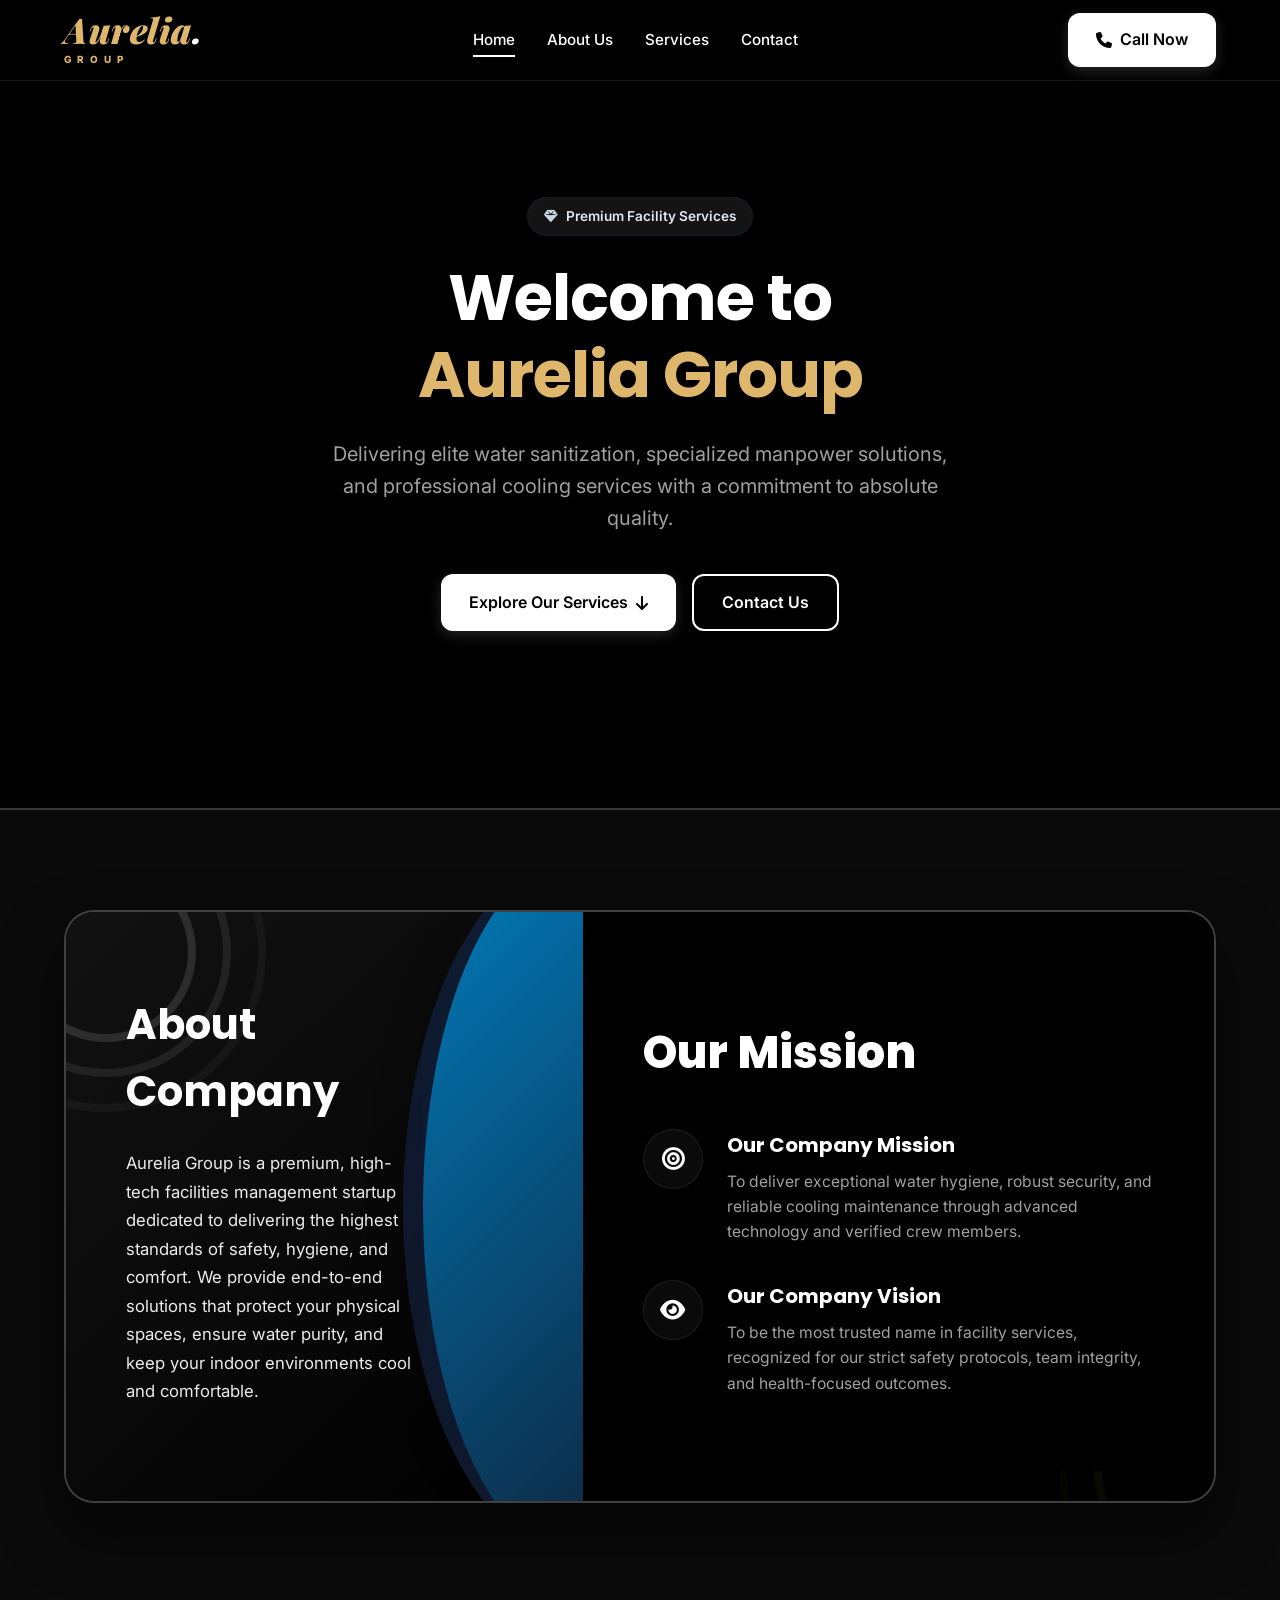
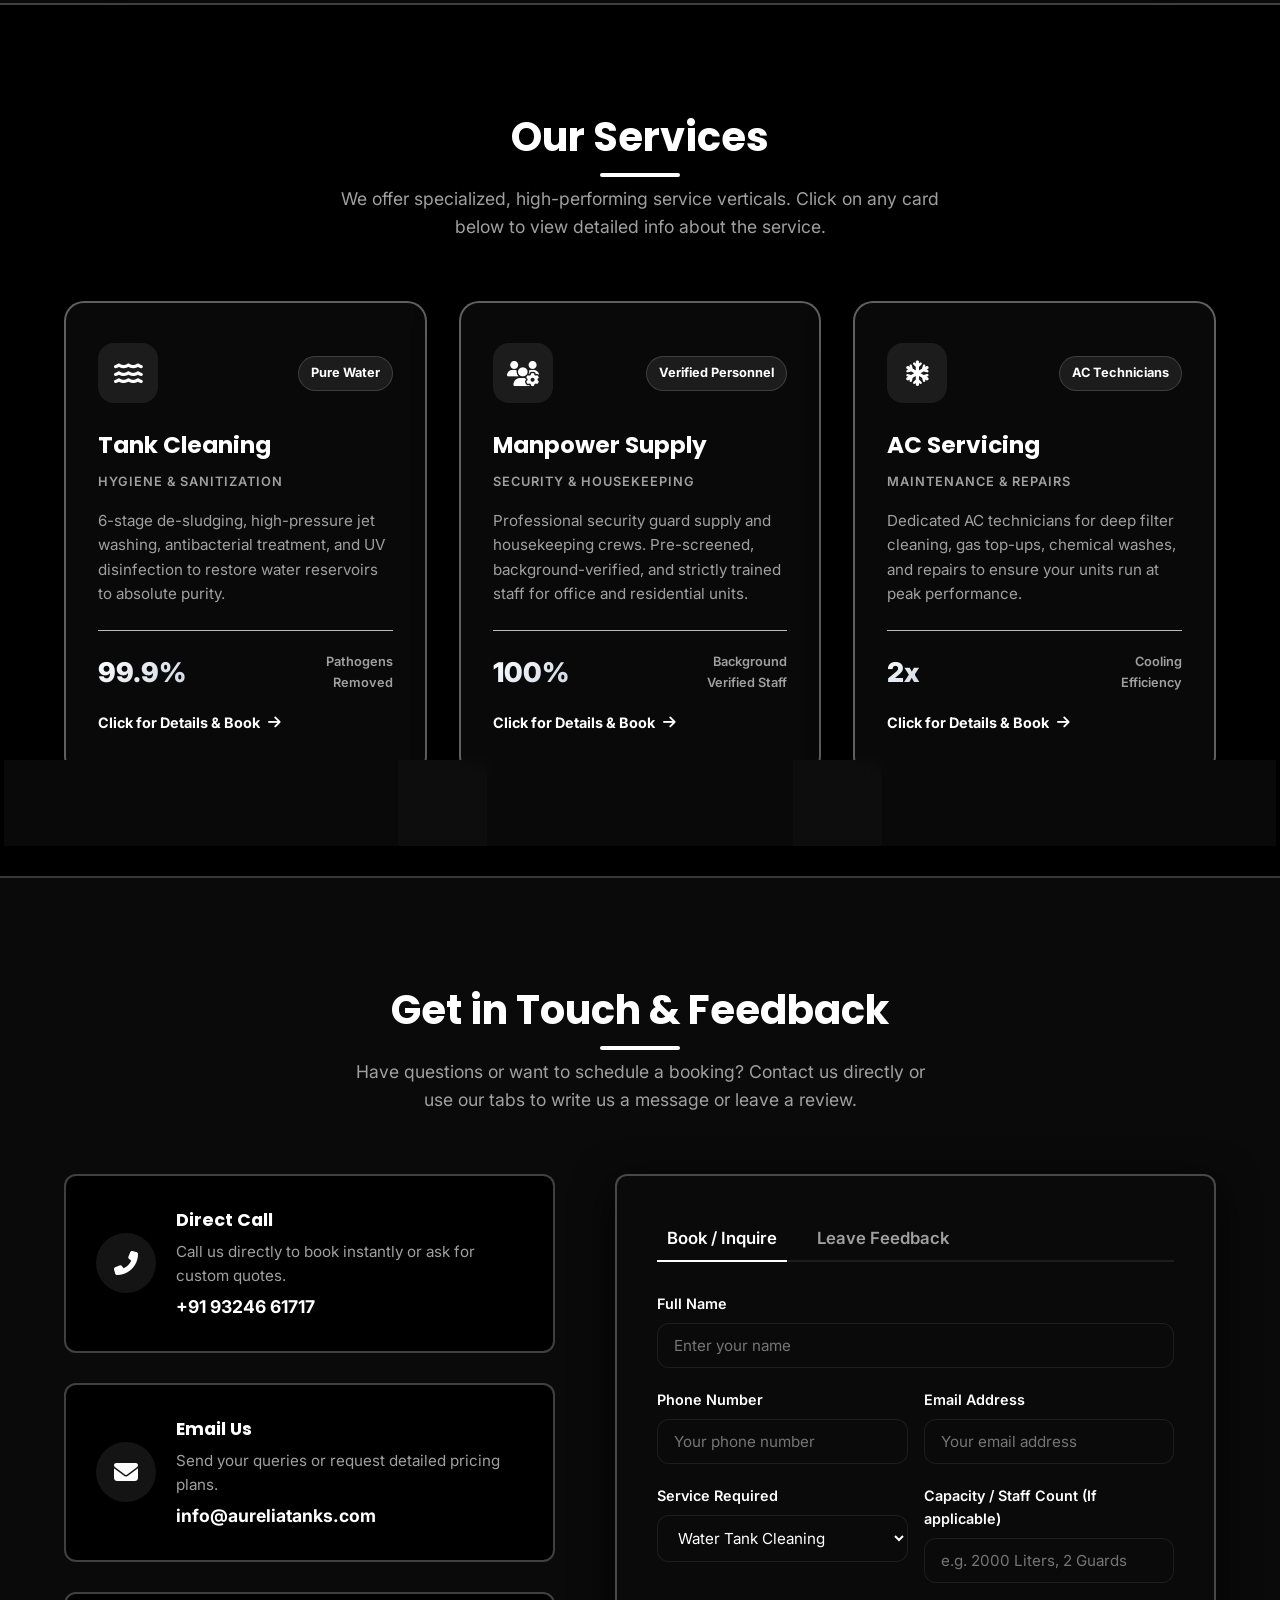
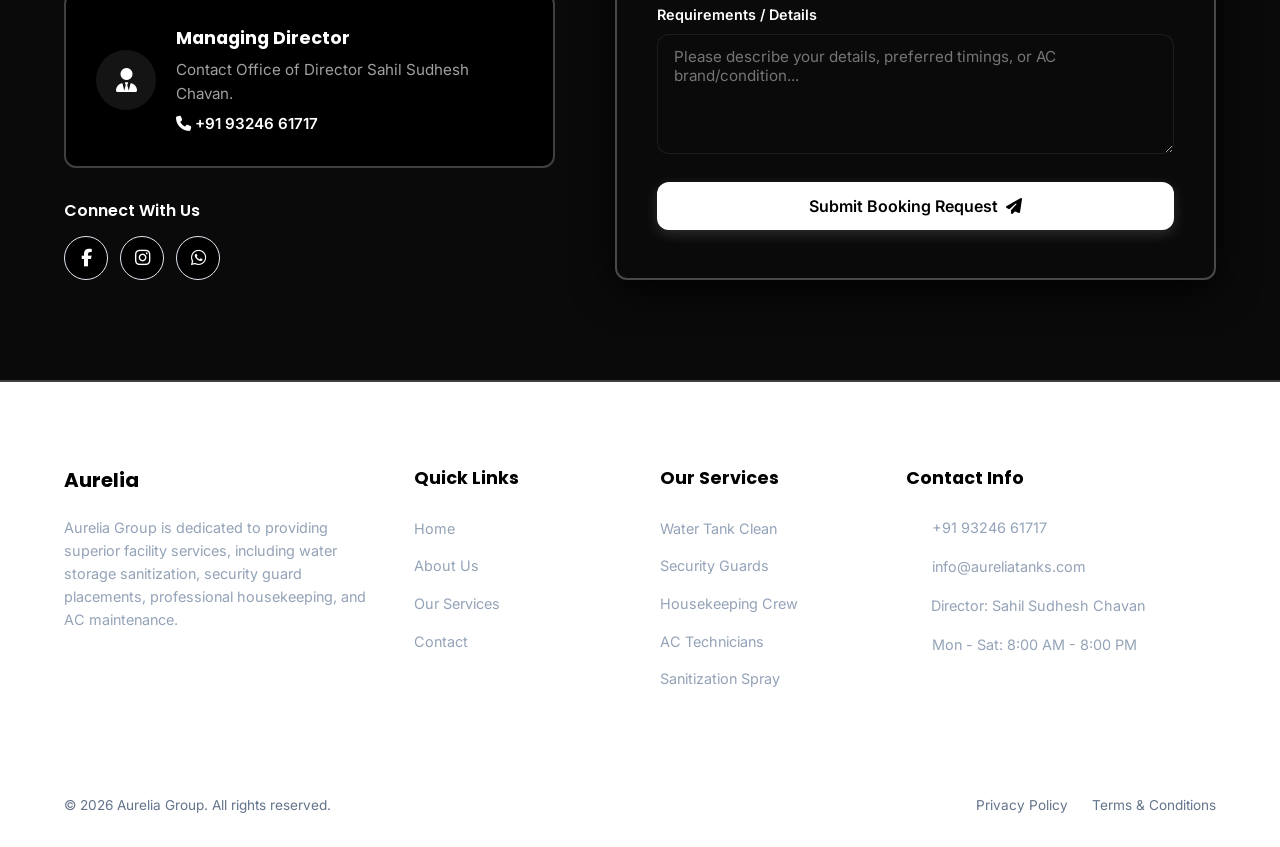
<file: index.html>
<!DOCTYPE html>
<html lang="en">
<head>
    <meta charset="UTF-8">
    <meta name="viewport" content="width=device-width, initial-scale=1.0">
    <title>Aurelia Group | Tank Cleaning, Manpower Supply & AC Servicing</title>
    
    <!-- Meta Descriptions for SEO -->
    <meta name="description" content="Welcome to Aurelia Group. Led by Director Sahil Sudhesh Chavan, we provide professional Water Tank Cleaning, Security Guard & Housekeeping Manpower Supply, and AC Servicing.">
    <meta name="keywords" content="Aurelia Group, water tank cleaning, security guards, housekeeping staff, AC technicians, Sahil Chavan, tank cleaners">
    
    <!-- Google Fonts -->
    <link rel="preconnect" href="https://fonts.googleapis.com">
    <link rel="preconnect" href="https://fonts.gstatic.com" crossorigin>
    
    <!-- FontAwesome for Icons -->
    <link rel="stylesheet" href="https://cdnjs.cloudflare.com/ajax/libs/font-awesome/6.4.0/css/all.min.css">
    
    <!-- Custom CSS -->
    <link rel="stylesheet" href="style.css">
    <meta name="author" content="Aurelia Group">

<meta name="robots" content="index, follow">

<link rel="canonical" href="https://aureliagroup.netlify.app/">

<meta property="og:title" content="Aurelia Group | Water Tank Cleaning | AC Servicing | Manpower Solutions">

<meta property="og:description" content="Professional Water Tank Cleaning, AC Servicing and Manpower Solutions.">

<meta property="og:url" content="https://aureliagroup.netlify.app/">

<meta property="og:type" content="website">

<meta property="og:site_name" content="Aurelia Group">
</head>
<body>
    <!-- Glow Blob 1 -->
    <div class="glow-blob blob-1"></div>

    <!-- Navigation Bar -->
    <nav class="navbar">
        <div class="container">
            <a href="#home" class="nav-brand">
                <div class="brand-text">
                    <span class="brand-name">Aurelia</span>
                    <span class="brand-sub">Group</span>
                </div>
            </a>
            
            <ul class="nav-menu">
                <li><a href="#home" class="nav-link active">Home</a></li>
                <li><a href="#about" class="nav-link">About Us</a></li>
                <li><a href="#services" class="nav-link">Services</a></li>
                <li><a href="#contact" class="nav-link">Contact</a></li>
            </ul>

            <div class="nav-actions">
                <a href="tel:+919324661717" class="btn btn-primary btn-sm"><i class="fa-solid fa-phone"></i> Call Now</a>
            </div>

            <button class="hamburger" aria-label="Toggle Navigation Menu">
                <span></span>
                <span></span>
                <span></span>
            </button>
        </div>
    </nav>

    <!-- Hero Section -->
    <section id="home" class="hero-section">
        <div class="container">
            <div class="hero-content" style="max-width:800px; margin: 0 auto; text-align:center;">
                <div class="hero-badge" style="margin: 0 auto 24px auto;">
                    <i class="fas fa-gem"></i> Premium Facility Services
                </div>
                <h1 class="hero-title" style="font-size:4rem; line-height:1.2; margin-bottom:24px;">Welcome to <br><span>Aurelia Group</span></h1>
                <p class="hero-desc" style="max-width:650px; margin:0 auto 40px auto; font-size:1.25rem;">Delivering elite water sanitization, specialized manpower solutions, and professional cooling services with a commitment to absolute quality.</p>
                <div class="hero-btns" style="justify-content:center;">
                    <a href="#services" class="btn btn-primary">Explore Our Services <i class="fas fa-arrow-down"></i></a>
                    <a href="#contact" class="btn btn-outline">Contact Us</a>
                </div>
            </div>
        </div>
    </section>

    <!-- About Us Section -->
    <section id="about" class="about-section section-padding">
        <div class="container">
            <div class="about-split-container">
                <!-- Left Side: About Company -->
                <div class="about-split-left">
                    <!-- Concentric circles decoration -->
                    <div class="about-circle-deco-1"></div>
                    <div class="about-circle-deco-2"></div>
                    <div class="about-circle-deco-3"></div>
                    
                    <!-- Curved background mask overlay -->
                    <div class="about-split-curve"></div>
                    
                    <!-- Content Wrapper to prevent overlapping with the curve separator -->
                    <div class="about-split-left-content">
                        <h2>About Company</h2>
                        <p>Aurelia Group is a premium, high-tech facilities management startup dedicated to delivering the highest standards of safety, hygiene, and comfort. We provide end-to-end solutions that protect your physical spaces, ensure water purity, and keep your indoor environments cool and comfortable.</p>
                        <p style="margin-top: 15px;"></p>
                    </div>
                </div>
                
                <!-- Right Side: Mission & Vision -->
                <div class="about-split-right">
                    <!-- Bottom-right concentric arcs decoration -->
                    <div class="about-circle-deco-bottom"></div>
                    <div class="about-circle-deco-bottom-2"></div>
                    
                    <h2 class="split-right-title">Our <span>Mission</span></h2>
                    
                    <!-- List Item 1: Mission -->
                    <div class="split-list-item">
                        <div class="split-list-icon"><i class="fas fa-bullseye"></i></div>
                        <div class="split-list-text">
                            <h3>Our Company Mission</h3>
                            <p>To deliver exceptional water hygiene, robust security, and reliable cooling maintenance through advanced technology and verified crew members.</p>
                        </div>
                    </div>
                    
                    <!-- List Item 2: Vision -->
                    <div class="split-list-item">
                        <div class="split-list-icon"><i class="fas fa-eye"></i></div>
                        <div class="split-list-text">
                            <h3>Our Company Vision</h3>
                            <p>To be the most trusted name in facility services, recognized for our strict safety protocols, team integrity, and health-focused outcomes.</p>
                        </div>
                    </div>
                </div>
            </div>
        </div>
    </section>

    <!-- Services Section -->
    <section id="services" class="services-section section-padding">
        <!-- Glow Blob 2 -->
        <div class="glow-blob blob-2"></div>
        <div class="container">
            <div class="text-center">
                <h2 class="section-title">Our Services</h2>
                <p class="section-subtitle">We offer specialized, high-performing service verticals. Click on any card below to view detailed info about the service.</p>
            </div>
            
            <div class="services-kpi-grid">
                <!-- KPI Card 1: Tank Cleaning -->
                <a href="tank-cleaning.html" class="kpi-card">
                    <div class="kpi-header">
                        <div class="kpi-icon-wrapper"><i class="fas fa-water"></i></div>
                        <span class="kpi-badge">Pure Water</span>
                    </div>
                    <h3 class="kpi-title">Tank Cleaning</h3>
                    <p class="kpi-subtitle">Hygiene & Sanitization</p>
                    <p class="kpi-desc">6-stage de-sludging, high-pressure jet washing, antibacterial treatment, and UV disinfection to restore water reservoirs to absolute purity.</p>
                    <div class="kpi-stat-box">
                        <div class="kpi-number">99.9%</div>
                        <div class="kpi-label">Pathogens<br>Removed</div>
                    </div>
                    <div class="kpi-action">
                        Click for Details & Book <i class="fas fa-arrow-right"></i>
                    </div>
                </a>

                <!-- KPI Card 2: Manpower Supply -->
                <a href="manpower.html" class="kpi-card">
                    <div class="kpi-header">
                        <div class="kpi-icon-wrapper"><i class="fas fa-users-gear"></i></div>
                        <span class="kpi-badge">Verified Personnel</span>
                    </div>
                    <h3 class="kpi-title">Manpower Supply</h3>
                    <p class="kpi-subtitle">Security & Housekeeping</p>
                    <p class="kpi-desc">Professional security guard supply and housekeeping crews. Pre-screened, background-verified, and strictly trained staff for office and residential units.</p>
                    <div class="kpi-stat-box">
                        <div class="kpi-number">100%</div>
                        <div class="kpi-label">Background<br>Verified Staff</div>
                    </div>
                    <div class="kpi-action">
                        Click for Details & Book <i class="fas fa-arrow-right"></i>
                    </div>
                </a>

                <!-- KPI Card 3: AC Servicing -->
                <a href="ac-servicing.html" class="kpi-card">
                    <div class="kpi-header">
                        <div class="kpi-icon-wrapper"><i class="fas fa-snowflake"></i></div>
                        <span class="kpi-badge">AC Technicians</span>
                    </div>
                    <h3 class="kpi-title">AC Servicing</h3>
                    <p class="kpi-subtitle">Maintenance & Repairs</p>
                    <p class="kpi-desc">Dedicated AC technicians for deep filter cleaning, gas top-ups, chemical washes, and repairs to ensure your units run at peak performance.</p>
                    <div class="kpi-stat-box">
                        <div class="kpi-number">2x</div>
                        <div class="kpi-label">Cooling<br>Efficiency</div>
                    </div>
                    <div class="kpi-action">
                        Click for Details & Book <i class="fas fa-arrow-right"></i>
                    </div>
                </a>
            </div>
        </div>
    </section>

    <!-- Contact Us & Feedback Section -->
    <section id="contact" class="contact-section section-padding">
        <!-- Glow Blob 4 -->
        <div class="glow-blob blob-4"></div>
        <div class="container">
            <div class="text-center">
                <h2 class="section-title">Get in Touch & Feedback</h2>
                <p class="section-subtitle">Have questions or want to schedule a booking? Contact us directly or use our tabs to write us a message or leave a review.</p>
            </div>

            <div class="contact-grid">
                <!-- Contact info panel -->
                <div class="contact-info-panel">
                    
                    <!-- Phone Card -->
                    <div class="contact-card">
                        <div class="contact-card-icon"><i class="fas fa-phone-alt"></i></div>
                        <div class="contact-card-content">
                            <h3>Direct Call</h3>
                            <p>Call us directly to book instantly or ask for custom quotes.</p>
                            <a href="tel:+919324661717">+91 93246 61717</a>
                        </div>
                    </div>

                    <!-- Email Card -->
                    <div class="contact-card">
                        <div class="contact-card-icon"><i class="fas fa-envelope"></i></div>
                        <div class="contact-card-content">
                            <h3>Email Us</h3>
                            <p>Send your queries or request detailed pricing plans.</p>
                            <a href="mailto:info@aureliatanks.com?subject=Aurelia%20Group%20Inquiry">info@aureliatanks.com</a>
                        </div>
                    </div>

                    <!-- Director Information Card -->
                    <div class="contact-card">
                        <div class="contact-card-icon"><i class="fas fa-user-tie"></i></div>
                        <div class="contact-card-content">
                            <h3>Managing Director</h3>
                            <p>Contact Office of Director Sahil Sudhesh Chavan.</p>
                            <a href="tel:+919324661717" style="font-size:0.95rem; font-weight:600;"><i class="fas fa-phone"></i> +91 93246 61717</a>
                        </div>
                    </div>

                    <div>
                        <h4 style="margin-bottom:12px; font-weight:600;">Connect With Us</h4>
                        <div class="social-links">
                            <a href="#" class="social-btn" aria-label="Facebook"><i class="fab fa-facebook-f"></i></a>
                            <a href="#" class="social-btn" aria-label="Instagram"><i class="fab fa-instagram"></i></a>
                            <a href="#" class="social-btn" aria-label="WhatsApp"><i class="fab fa-whatsapp"></i></a>
                        </div>
                    </div>
                </div>

                <!-- Form container with tabs -->
                <div class="form-container">
                    <div class="form-tabs">
                        <button class="form-tab-btn active" data-tab="contact">Book / Inquire</button>
                        <button class="form-tab-btn" data-tab="feedback">Leave Feedback</button>
                    </div>

                    <!-- Contact/Inquiry Form Pane -->
                    <div id="contact-pane" class="form-pane active">
                        <div id="contact-alert" class="form-alert"></div>
                        <form id="contact-form-el">
                            <div class="form-group">
                                <label for="contact-name">Full Name</label>
                                <input type="text" id="contact-name" class="form-control" placeholder="Enter your name" required>
                            </div>
                            <div class="form-row" style="display:grid; grid-template-columns:1fr 1fr; gap:16px;">
                                <div class="form-group">
                                    <label for="contact-phone">Phone Number</label>
                                    <input type="tel" id="contact-phone" class="form-control" placeholder="Your phone number" required>
                                </div>
                                <div class="form-group">
                                    <label for="contact-email">Email Address</label>
                                    <input type="email" id="contact-email" class="form-control" placeholder="Your email address" required>
                                </div>
                            </div>
                            <div class="form-row" style="display:grid; grid-template-columns:1fr 1fr; gap:16px;">
                                <div class="form-group">
                                    <label for="contact-type">Service Required</label>
                                    <select id="contact-type" class="form-control">
                                        <option value="tank-cleaning">Water Tank Cleaning</option>
                                        <option value="manpower-security">Manpower (Security Guard)</option>
                                        <option value="manpower-housekeeping">Manpower (Housekeeping)</option>
                                        <option value="ac-servicing">AC Servicing & Repair</option>
                                    </select>
                                </div>
                                <div class="form-group">
                                    <label for="contact-capacity">Capacity / Staff Count (If applicable)</label>
                                    <input type="text" id="contact-capacity" class="form-control" placeholder="e.g. 2000 Liters, 2 Guards">
                                </div>
                            </div>
                            <div class="form-group">
                                <label for="contact-message">Requirements / Details</label>
                                <textarea id="contact-message" class="form-control" placeholder="Please describe your details, preferred timings, or AC brand/condition..." required></textarea>
                            </div>
                            <button type="submit" class="btn btn-primary" style="width:100%;">Submit Booking Request <i class="fas fa-paper-plane"></i></button>
                        </form>
                    </div>

                    <!-- Feedback Form Pane -->
                    <div id="feedback-pane" class="form-pane">
                        <div id="feedback-alert" class="form-alert"></div>
                        <form id="feedback-form-el">
                            <div class="form-group">
                                <label for="feedback-name">Your Name</label>
                                <input type="text" id="feedback-name" class="form-control" placeholder="Enter your name" required>
                            </div>
                            <div class="rating-group">
                                <label>Your Rating</label>
                                <input type="hidden" id="feedback-rating" value="5">
                                <div class="rating-stars">
                                    <button class="star-btn active" data-value="1" aria-label="1 Star"><i class="fas fa-star"></i></button>
                                    <button class="star-btn active" data-value="2" aria-label="2 Stars"><i class="fas fa-star"></i></button>
                                    <button class="star-btn active" data-value="3" aria-label="3 Stars"><i class="fas fa-star"></i></button>
                                    <button class="star-btn active" data-value="4" aria-label="4 Stars"><i class="fas fa-star"></i></button>
                                    <button class="star-btn active" data-value="5" aria-label="5 Stars"><i class="fas fa-star"></i></button>
                                </div>
                            </div>
                            <div class="form-group">
                                <label for="feedback-comments">Comments & Review</label>
                                <textarea id="feedback-comments" class="form-control" placeholder="Tell us about your experience with our services..." required></textarea>
                            </div>
                            <button type="submit" class="btn btn-primary" style="width:100%;">Submit Feedback <i class="fas fa-paper-plane"></i></button>
                        </form>
                    </div>
                </div>
            </div>
        </div>
    </section>

    <!-- Footer -->
    <footer class="footer">
        <div class="container">
            <div class="footer-grid">
                <!-- Col 1 -->
                <div class="footer-col">
                    <div class="footer-logo-brand">
                        <h3>Aurelia</h3>
                    </div>
                    <p>Aurelia Group is dedicated to providing superior facility services, including water storage sanitization, security guard placements, professional housekeeping, and AC maintenance.</p>
                </div>

                <!-- Col 2 -->
                <div class="footer-col">
                    <h4>Quick Links</h4>
                    <ul class="footer-links">
                        <li><a href="#home">Home</a></li>
                        <li><a href="#about">About Us</a></li>
                        <li><a href="#services">Our Services</a></li>
                        <li><a href="#contact">Contact</a></li>
                    </ul>
                </div>

                <!-- Col 3 -->
                <div class="footer-col">
                    <h4>Our Services</h4>
                    <ul class="footer-links">
                        <li><a href="#services">Water Tank Clean</a></li>
                        <li><a href="#services">Security Guards</a></li>
                        <li><a href="#services">Housekeeping Crew</a></li>
                        <li><a href="#services">AC Technicians</a></li>
                        <li><a href="#services">Sanitization Spray</a></li>
                    </ul>
                </div>

                <!-- Col 4 -->
                <div class="footer-col">
                    <h4>Contact Info</h4>
                    <ul class="footer-contact-info">
                        <li>
                            <i class="fas fa-phone-alt"></i>
                            <a href="tel:+919324661717">+91 93246 61717</a>
                        </li>
                        <li>
                            <i class="fas fa-envelope"></i>
                            <a href="mailto:info@aureliatanks.com">info@aureliatanks.com</a>
                        </li>
                        <li>
                            <i class="fas fa-user"></i>
                            <span>Director: Sahil Sudhesh Chavan</span>
                        </li>
                        <li>
                            <i class="fas fa-clock"></i>
                            <span>Mon - Sat: 8:00 AM - 8:00 PM</span>
                        </li>
                    </ul>
                </div>
            </div>

            <!-- Footer Bottom -->
            <div class="footer-bottom">
                <p>&copy; 2026 Aurelia Group. All rights reserved.</p>
                <div class="footer-bottom-links">
                    <a href="#">Privacy Policy</a>
                    <a href="#">Terms & Conditions</a>
                </div>
            </div>
        </div>
    </footer>

    <!-- Custom JS -->
    <script src="script.js"></script>
</body>
</html>
</file>
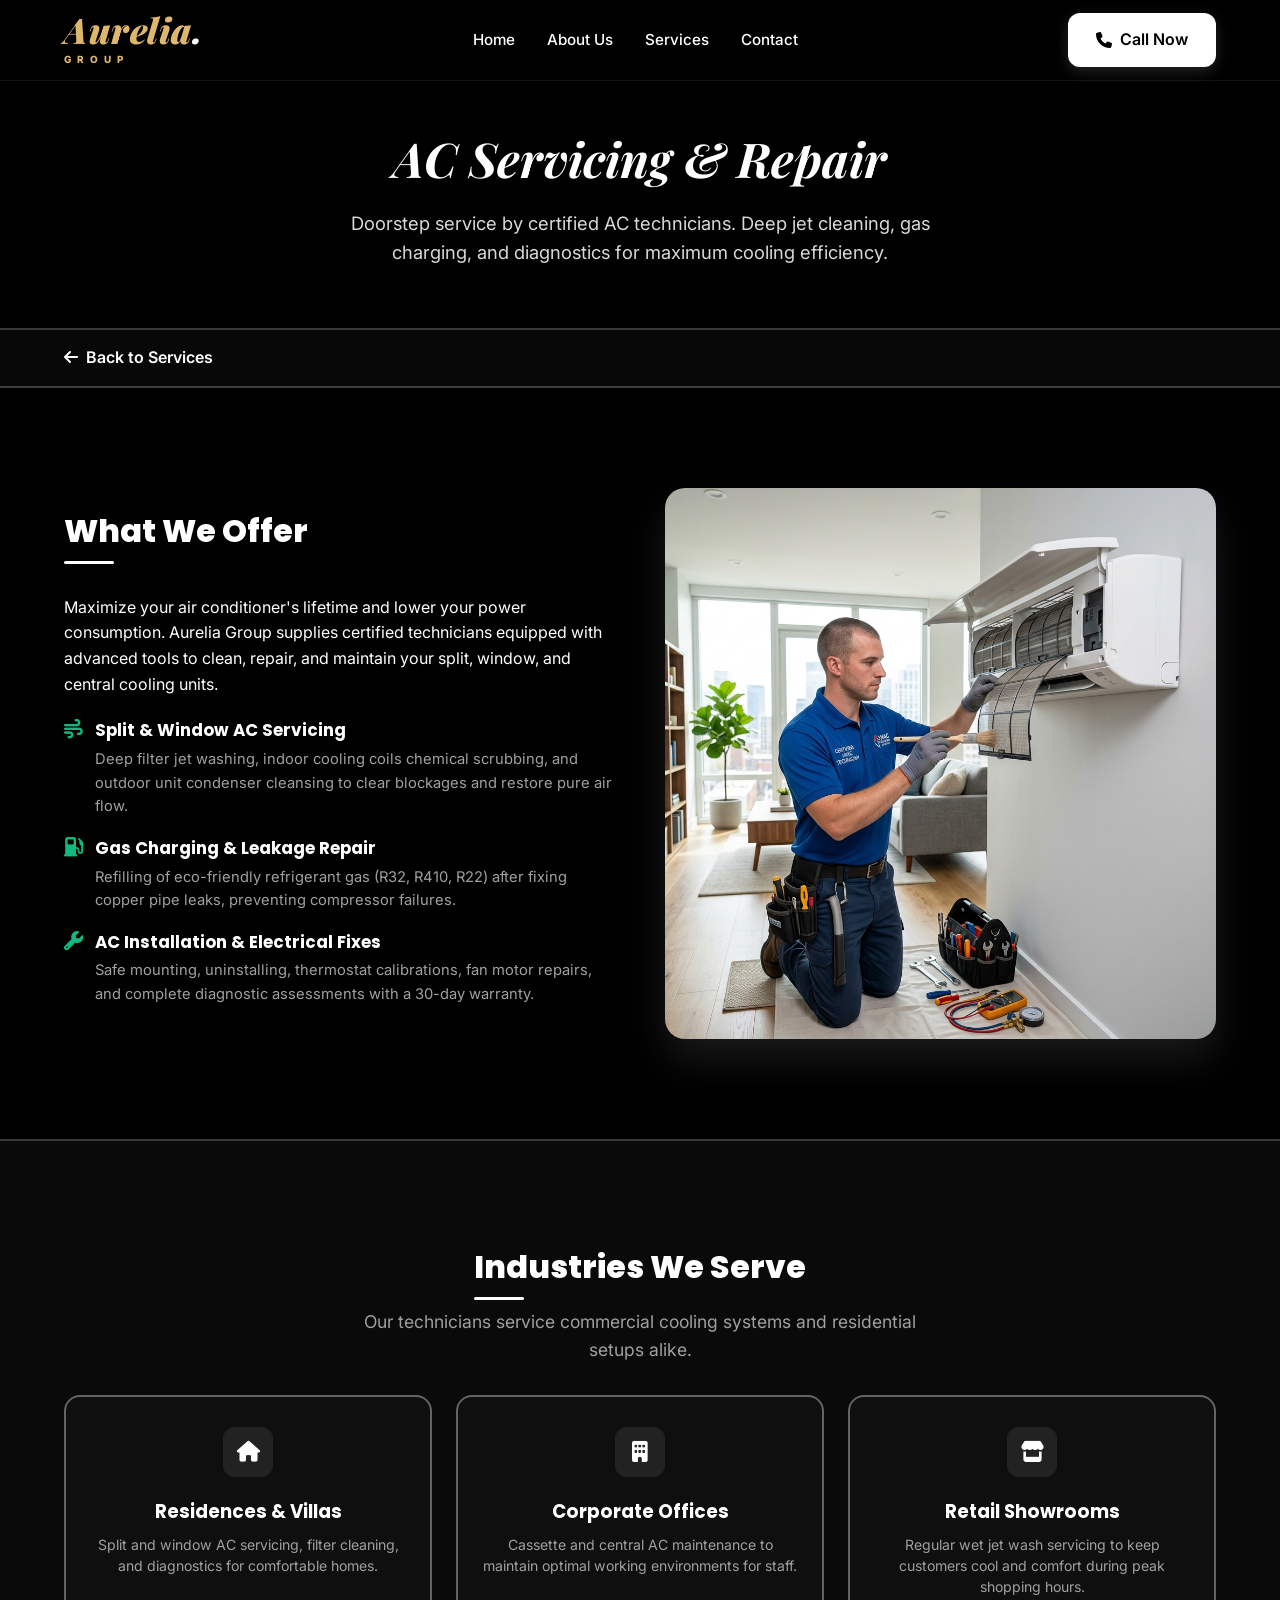
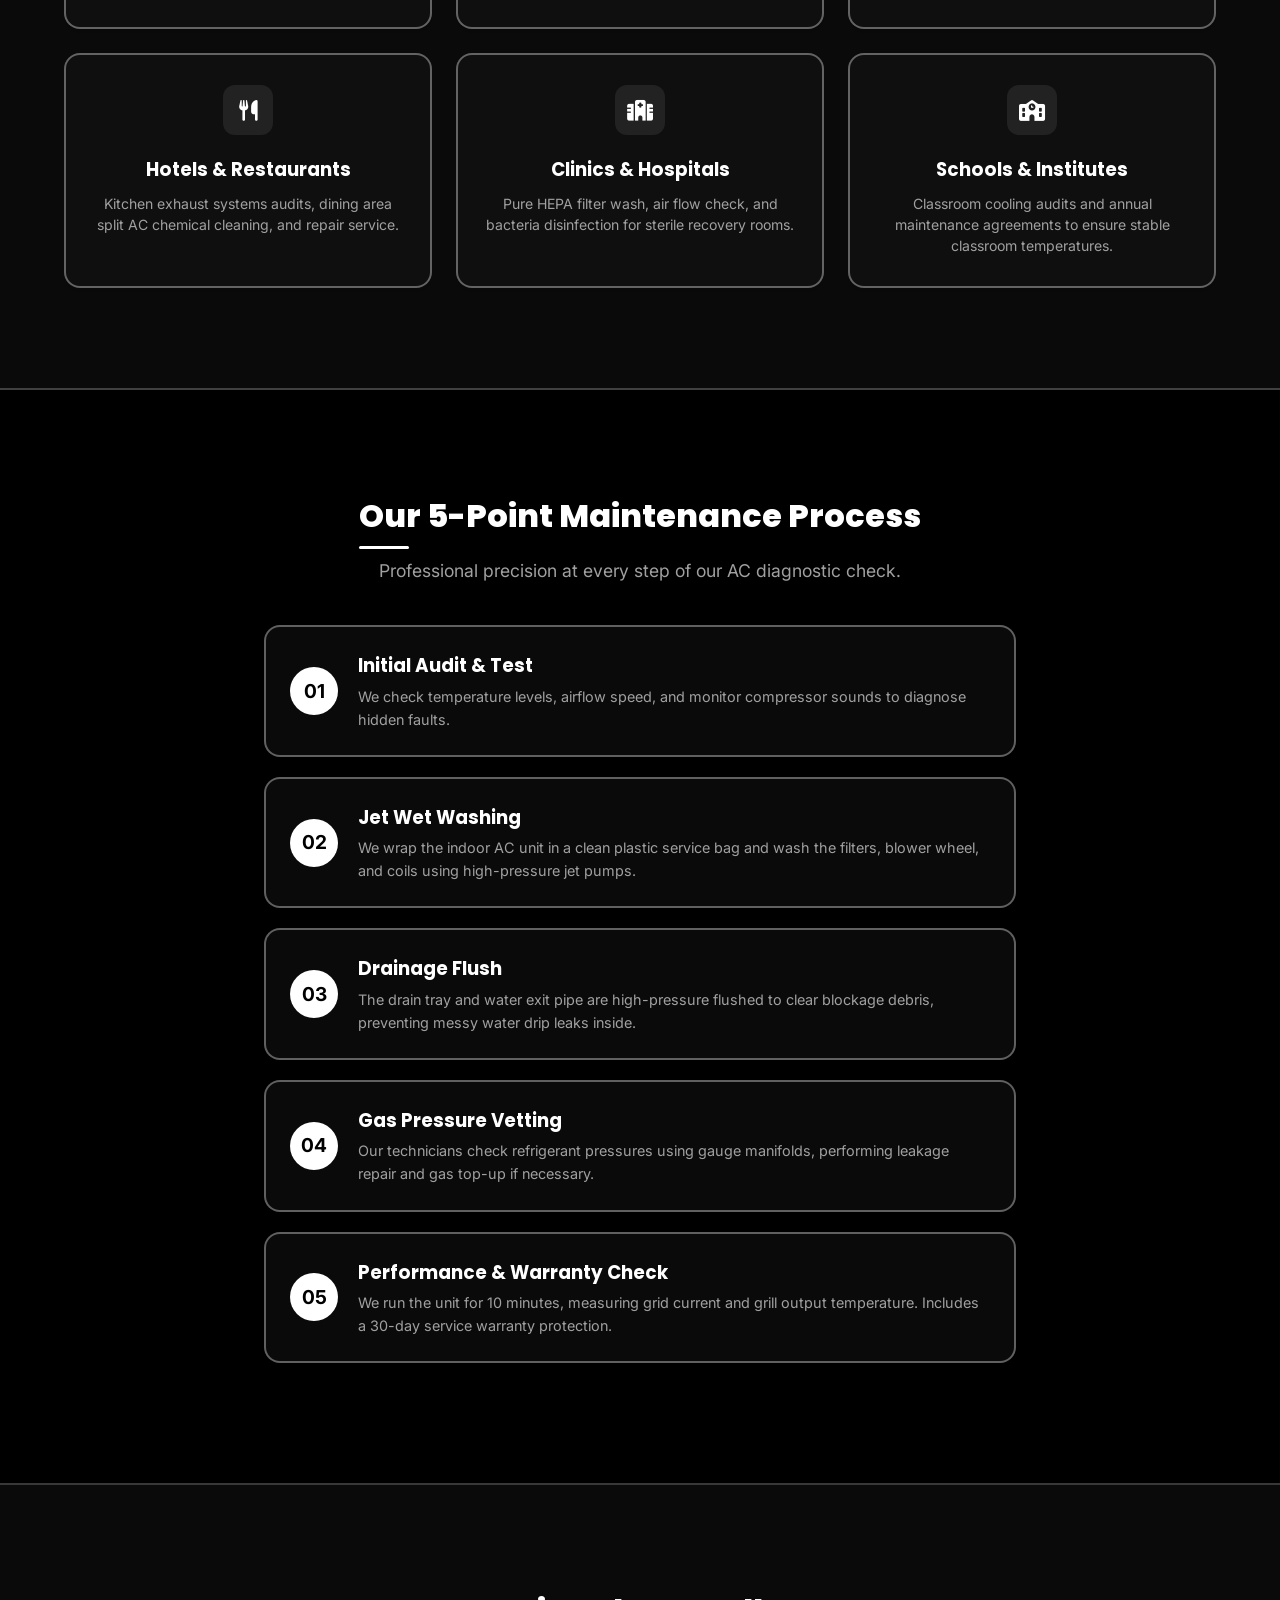
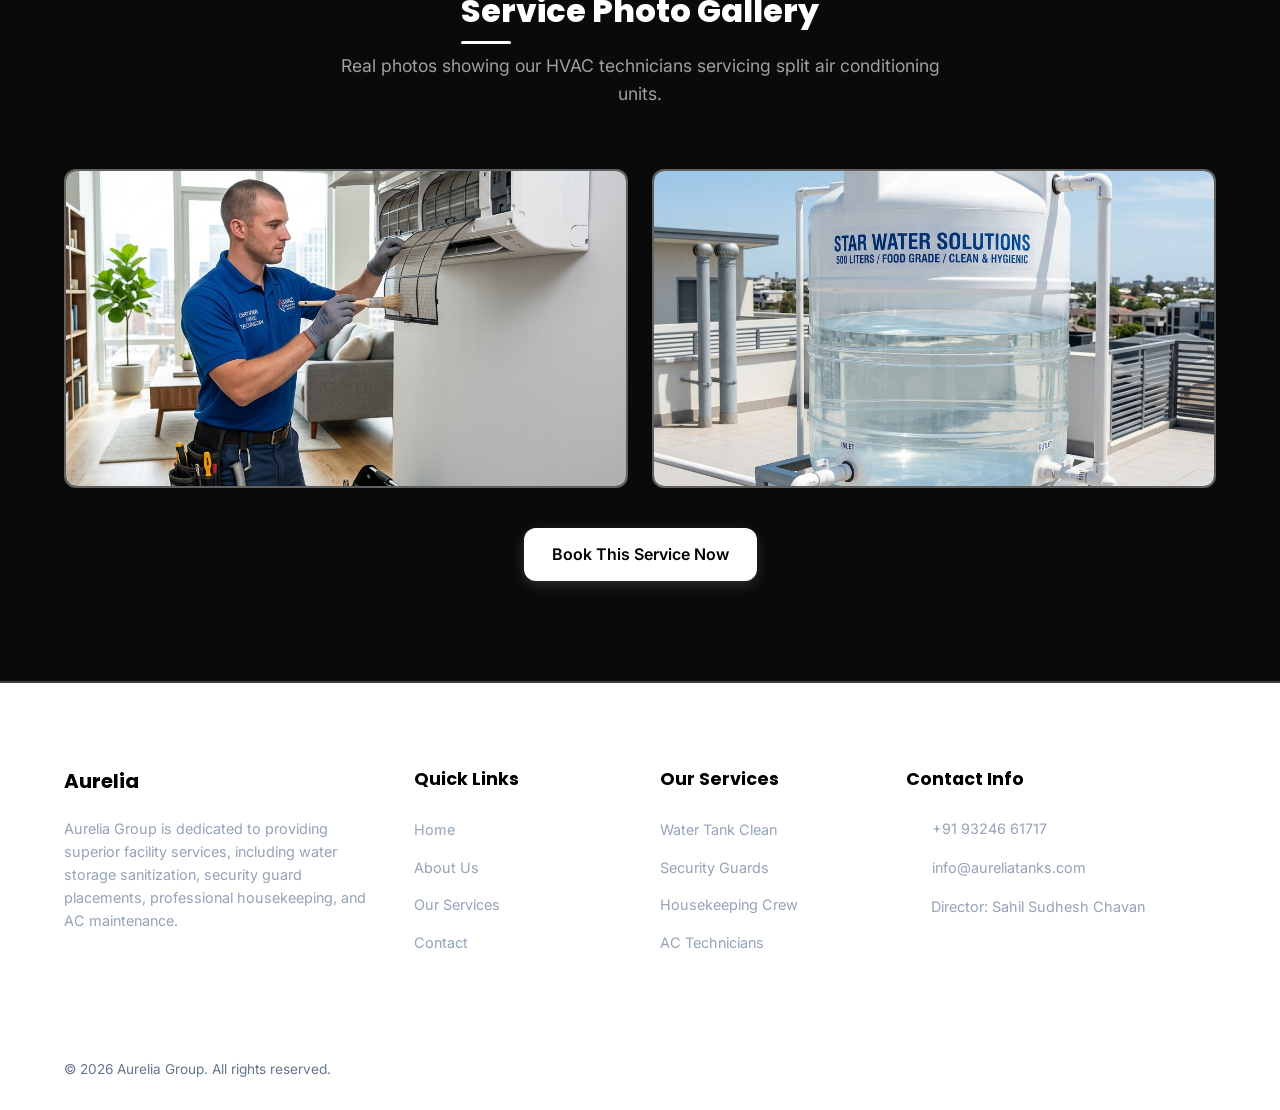
<file: ac-servicing.html>
<!DOCTYPE html>
<html lang="en">
<head>
    <meta charset="UTF-8">
    <meta name="viewport" content="width=device-width, initial-scale=1.0">
    <title>Expert AC Servicing & Repair | Certified Technicians | Aurelia Group</title>
    
    <!-- Google Fonts & FontAwesome -->
    <link rel="preconnect" href="https://fonts.googleapis.com">
    <link rel="preconnect" href="https://fonts.gstatic.com" crossorigin>
    <link rel="stylesheet" href="https://cdnjs.cloudflare.com/ajax/libs/font-awesome/6.4.0/css/all.min.css">
    
    <!-- Custom CSS -->
    <link rel="stylesheet" href="style.css">
    
    <!-- Local styles for sub-page elements -->
    <style>
        .sub-hero {
            background: linear-gradient(135deg, #0284c7 0%, #0f172a 100%);
            color: var(--white);
            padding: 120px 0 60px 0;
            text-align: center;
            position: relative;
            overflow: hidden;
        }
        .sub-hero h1 {
            font-size: 3rem;
            margin-bottom: 12px;
            font-family: 'Playfair Display', serif;
            font-style: italic;
        }
        .sub-hero p {
            font-size: 1.15rem;
            color: rgba(255, 255, 255, 0.85);
            max-width: 600px;
            margin: 0 auto;
        }
        .back-nav {
            background-color: var(--light-surface);
            padding: 15px 0;
            border-bottom: 1px solid rgba(226, 232, 240, 0.8);
        }
        .back-nav a {
            display: inline-flex;
            align-items: center;
            gap: 8px;
            font-weight: 600;
            color: var(--primary);
            transition: var(--transition);
        }
        .back-nav a:hover {
            color: var(--primary-hover);
            transform: translateX(-4px);
        }
        .detail-grid {
            display: grid;
            grid-template-columns: 1fr 1fr;
            gap: 50px;
            align-items: center;
        }
        .detail-img {
            border-radius: 20px;
            box-shadow: var(--box-shadow-hover);
            width: 100%;
            object-fit: cover;
        }
        .sub-section-title {
            font-size: 2rem;
            margin-bottom: 24px;
            font-weight: 800;
            position: relative;
            display: inline-block;
        }
        .sub-section-title::after {
            content: '';
            position: absolute;
            bottom: -8px;
            left: 0;
            width: 50px;
            height: 3px;
            background-color: var(--primary);
            border-radius: 2px;
        }
        .check-list {
            margin-top: 20px;
        }
        .check-list-item {
            display: flex;
            align-items: flex-start;
            gap: 12px;
            margin-bottom: 16px;
        }
        .check-list-item i {
            color: var(--success);
            font-size: 1.2rem;
            margin-top: 3px;
        }
        .check-list-item h4 {
            font-size: 1.05rem;
            margin-bottom: 4px;
            color: var(--dark);
        }
        .check-list-item p {
            font-size: 0.92rem;
            color: var(--text-muted);
        }
        .ind-grid {
            display: grid;
            grid-template-columns: repeat(3, 1fr);
            gap: 24px;
            margin-top: 30px;
        }
        .ind-card {
            background-color: var(--white);
            border: 1px solid rgba(226, 232, 240, 0.8);
            border-radius: 16px;
            padding: 30px 24px;
            text-align: center;
            box-shadow: 0 4px 6px -1px rgba(0,0,0,0.01);
            transition: var(--transition);
        }
        .ind-card:hover {
            transform: translateY(-5px);
            border-color: var(--primary-light);
            box-shadow: 0 15px 30px -10px rgba(2, 132, 199, 0.15);
        }
        .ind-icon {
            width: 50px;
            height: 50px;
            border-radius: 12px;
            background-color: var(--primary-light);
            color: var(--primary);
            display: flex;
            align-items: center;
            justify-content: center;
            font-size: 1.3rem;
            margin: 0 auto 20px auto;
        }
        .ind-card h3 {
            font-size: 1.15rem;
            margin-bottom: 8px;
            color: var(--dark);
        }
        .ind-card p {
            font-size: 0.88rem;
            color: var(--text-muted);
            line-height: 1.5;
        }
        .stage-timeline {
            position: relative;
            margin-top: 40px;
        }
        .stage-card {
            background: var(--white);
            border: 1px solid rgba(226, 232, 240, 0.8);
            border-radius: 16px;
            padding: 24px;
            margin-bottom: 20px;
            display: flex;
            gap: 20px;
            align-items: center;
            box-shadow: 0 4px 6px rgba(0,0,0,0.01);
            transition: var(--transition);
        }
        .stage-card:hover {
            border-color: var(--primary-light);
            box-shadow: 0 10px 20px rgba(2, 132, 199, 0.08);
            transform: scale(1.01);
        }
        .stage-num {
            width: 48px;
            height: 48px;
            border-radius: 50%;
            background-color: var(--primary);
            color: var(--white);
            display: flex;
            align-items: center;
            justify-content: center;
            font-weight: 700;
            font-size: 1.2rem;
            flex-shrink: 0;
        }
        .stage-text h3 {
            font-size: 1.15rem;
            margin-bottom: 4px;
            color: var(--dark);
        }
        .stage-text p {
            font-size: 0.9rem;
            color: var(--text-muted);
        }
        .gal-grid {
            display: grid;
            grid-template-columns: repeat(2, 1fr);
            gap: 24px;
            margin-top: 30px;
        }
        .gal-card {
            border-radius: 12px;
            overflow: hidden;
            border: 1px solid rgba(226, 232, 240, 0.8);
            box-shadow: 0 4px 6px rgba(0,0,0,0.01);
            transition: var(--transition);
        }
        .gal-card:hover {
            transform: scale(1.03);
            box-shadow: var(--box-shadow-hover);
        }
        .gal-card img {
            width: 100%;
            aspect-ratio: 16/9;
            object-fit: cover;
            display: block;
        }
        @media (max-width: 992px) {
            .detail-grid {
                grid-template-columns: 1fr;
                gap: 30px;
            }
            .ind-grid {
                grid-template-columns: repeat(2, 1fr);
            }
            .gal-grid {
                grid-template-columns: 1fr;
            }
        }
        @media (max-width: 576px) {
            .ind-grid {
                grid-template-columns: 1fr;
            }
            .sub-hero h1 {
                font-size: 2.2rem;
            }
        }
    </style>
</head>
<body>
    <!-- Header -->
    <nav class="navbar scrolled">
        <div class="container">
            <a href="index.html#home" class="nav-brand">
                <div class="brand-text">
                    <span class="brand-name">Aurelia</span>
                    <span class="brand-sub">Group</span>
                </div>
            </a>
            <ul class="nav-menu">
                <li><a href="index.html#home" class="nav-link">Home</a></li>
                <li><a href="index.html#about" class="nav-link">About Us</a></li>
                <li><a href="index.html#services" class="nav-link active">Services</a></li>
                <li><a href="index.html#contact" class="nav-link">Contact</a></li>
            </ul>
            <div class="nav-actions">
                <a href="tel:+919324661717" class="btn btn-primary btn-sm"><i class="fa-solid fa-phone"></i> Call Now</a>
            </div>
            <button class="hamburger" aria-label="Toggle Navigation Menu">
                <span></span>
                <span></span>
                <span></span>
            </button>
        </div>
    </nav>

    <!-- Hero -->
    <section class="sub-hero">
        <div class="container">
            <h1>AC Servicing & Repair</h1>
            <p> Doorstep service by certified AC technicians. Deep jet cleaning, gas charging, and diagnostics for maximum cooling efficiency.</p>
        </div>
    </section>

    <!-- Back Navigation -->
    <div class="back-nav">
        <div class="container">
            <a href="index.html#services"><i class="fas fa-arrow-left"></i> Back to Services</a>
        </div>
    </div>

    <!-- Service Info (What we offer) -->
    <section class="section-padding" style="background-color: var(--white);">
        <div class="container">
            <div class="detail-grid">
                <div>
                    <h2 class="sub-section-title">What We Offer</h2>
                    <p class="about-desc" style="margin-top: 15px;">Maximize your air conditioner's lifetime and lower your power consumption. Aurelia Group supplies certified technicians equipped with advanced tools to clean, repair, and maintain your split, window, and central cooling units.</p>
                    
                    <div class="check-list">
                        <div class="check-list-item">
                            <i class="fas fa-wind"></i>
                            <div>
                                <h4>Split & Window AC Servicing</h4>
                                <p>Deep filter jet washing, indoor cooling coils chemical scrubbing, and outdoor unit condenser cleansing to clear blockages and restore pure air flow.</p>
                            </div>
                        </div>
                        <div class="check-list-item">
                            <i class="fas fa-gas-pump"></i>
                            <div>
                                <h4>Gas Charging & Leakage Repair</h4>
                                <p>Refilling of eco-friendly refrigerant gas (R32, R410, R22) after fixing copper pipe leaks, preventing compressor failures.</p>
                            </div>
                        </div>
                        <div class="check-list-item">
                            <i class="fas fa-wrench"></i>
                            <div>
                                <h4>AC Installation & Electrical Fixes</h4>
                                <p>Safe mounting, uninstalling, thermostat calibrations, fan motor repairs, and complete diagnostic assessments with a 30-day warranty.</p>
                            </div>
                        </div>
                    </div>
                </div>
                <div>
                    <img src="service_ac.png" alt="AC Servicing & Repair" class="detail-img" onerror="this.src='why_choose_us.png';">
                </div>
            </div>
        </div>
    </section>

    <!-- Industries where we offer -->
    <section class="section-padding" style="background-color: var(--light-surface);">
        <div class="container">
            <div class="text-center">
                <h2 class="sub-section-title" style="display: block; margin: 0 auto 16px auto; width: fit-content;">Industries We Serve</h2>
                <p class="section-subtitle" style="max-width: 600px; margin: 0 auto;">Our technicians service commercial cooling systems and residential setups alike.</p>
            </div>
            
            <div class="ind-grid">
                <div class="ind-card">
                    <div class="ind-icon"><i class="fas fa-home"></i></div>
                    <h3>Residences & Villas</h3>
                    <p>Split and window AC servicing, filter cleaning, and diagnostics for comfortable homes.</p>
                </div>
                <div class="ind-card">
                    <div class="ind-icon"><i class="fas fa-building"></i></div>
                    <h3>Corporate Offices</h3>
                    <p>Cassette and central AC maintenance to maintain optimal working environments for staff.</p>
                </div>
                <div class="ind-card">
                    <div class="ind-icon"><i class="fas fa-store"></i></div>
                    <h3>Retail Showrooms</h3>
                    <p>Regular wet jet wash servicing to keep customers cool and comfort during peak shopping hours.</p>
                </div>
                <div class="ind-card">
                    <div class="ind-icon"><i class="fas fa-utensils"></i></div>
                    <h3>Hotels & Restaurants</h3>
                    <p>Kitchen exhaust systems audits, dining area split AC chemical cleaning, and repair service.</p>
                </div>
                <div class="ind-card">
                    <div class="ind-icon"><i class="fas fa-hospital"></i></div>
                    <h3>Clinics & Hospitals</h3>
                    <p>Pure HEPA filter wash, air flow check, and bacteria disinfection for sterile recovery rooms.</p>
                </div>
                <div class="ind-card">
                    <div class="ind-icon"><i class="fas fa-school"></i></div>
                    <h3>Schools & Institutes</h3>
                    <p>Classroom cooling audits and annual maintenance agreements to ensure stable classroom temperatures.</p>
                </div>
            </div>
        </div>
    </section>

    <!-- Our Servicing Process -->
    <section class="section-padding" style="background-color: var(--white);">
        <div class="container" style="max-width: 800px;">
            <div class="text-center">
                <h2 class="sub-section-title" style="display: block; margin: 0 auto 16px auto; width: fit-content;">Our 5-Point Maintenance Process</h2>
                <p class="section-subtitle" style="margin-bottom: 40px;">Professional precision at every step of our AC diagnostic check.</p>
            </div>

            <div class="stage-timeline">
                <div class="stage-card">
                    <div class="stage-num">01</div>
                    <div class="stage-text">
                        <h3>Initial Audit & Test</h3>
                        <p>We check temperature levels, airflow speed, and monitor compressor sounds to diagnose hidden faults.</p>
                    </div>
                </div>
                <div class="stage-card">
                    <div class="stage-num">02</div>
                    <div class="stage-text">
                        <h3>Jet Wet Washing</h3>
                        <p>We wrap the indoor AC unit in a clean plastic service bag and wash the filters, blower wheel, and coils using high-pressure jet pumps.</p>
                    </div>
                </div>
                <div class="stage-card">
                    <div class="stage-num">03</div>
                    <div class="stage-text">
                        <h3>Drainage Flush</h3>
                        <p>The drain tray and water exit pipe are high-pressure flushed to clear blockage debris, preventing messy water drip leaks inside.</p>
                    </div>
                </div>
                <div class="stage-card">
                    <div class="stage-num">04</div>
                    <div class="stage-text">
                        <h3>Gas Pressure Vetting</h3>
                        <p>Our technicians check refrigerant pressures using gauge manifolds, performing leakage repair and gas top-up if necessary.</p>
                    </div>
                </div>
                <div class="stage-card">
                    <div class="stage-num">05</div>
                    <div class="stage-text">
                        <h3>Performance & Warranty Check</h3>
                        <p>We run the unit for 10 minutes, measuring grid current and grill output temperature. Includes a 30-day service warranty protection.</p>
                    </div>
                </div>
            </div>
        </div>
    </section>

    <!-- Photos of Services -->
    <section class="section-padding" style="background-color: var(--light-surface);">
        <div class="container">
            <div class="text-center">
                <h2 class="sub-section-title" style="display: block; margin: 0 auto 16px auto; width: fit-content;">Service Photo Gallery</h2>
                <p class="section-subtitle">Real photos showing our HVAC technicians servicing split air conditioning units.</p>
            </div>

            <div class="gal-grid">
                <div class="gal-card">
                    <img src="service_ac.png" alt="Aurelia AC technician servicing split AC unit">
                </div>
                <div class="gal-card">
                    <img src="why_choose_us.png" alt="Aurelia high-pressure cleaning tools">
                </div>
            </div>
            
            <div style="text-align: center; margin-top: 40px;">
                <a href="index.html#contact" class="btn btn-primary">Book This Service Now</a>
            </div>
        </div>
    </section>

    <!-- Footer -->
    <footer class="footer">
        <div class="container">
            <div class="footer-grid">
                <div class="footer-col">
                    <div class="footer-logo-brand">
                        <h3>Aurelia</h3>
                    </div>
                    <p>Aurelia Group is dedicated to providing superior facility services, including water storage sanitization, security guard placements, professional housekeeping, and AC maintenance.</p>
                </div>
                <div class="footer-col">
                    <h4>Quick Links</h4>
                    <ul class="footer-links">
                        <li><a href="index.html#home">Home</a></li>
                        <li><a href="index.html#about">About Us</a></li>
                        <li><a href="index.html#services">Our Services</a></li>
                        <li><a href="index.html#contact">Contact</a></li>
                    </ul>
                </div>
                <div class="footer-col">
                    <h4>Our Services</h4>
                    <ul class="footer-links">
                        <li><a href="tank-cleaning.html">Water Tank Clean</a></li>
                        <li><a href="manpower.html">Security Guards</a></li>
                        <li><a href="manpower.html">Housekeeping Crew</a></li>
                        <li><a href="ac-servicing.html">AC Technicians</a></li>
                    </ul>
                </div>
                <div class="footer-col">
                    <h4>Contact Info</h4>
                    <ul class="footer-contact-info">
                        <li><i class="fas fa-phone-alt"></i><a href="tel:+919324661717">+91 93246 61717</a></li>
                        <li><i class="fas fa-envelope"></i><a href="mailto:info@aureliatanks.com">info@aureliatanks.com</a></li>
                        <li><i class="fas fa-user"></i><span>Director: Sahil Sudhesh Chavan</span></li>
                    </ul>
                </div>
            </div>
            <div class="footer-bottom">
                <p>&copy; 2026 Aurelia Group. All rights reserved.</p>
            </div>
        </div>
    </footer>
    <!-- Custom JS -->
    <script src="script.js"></script>
</body>
</html>
</file>
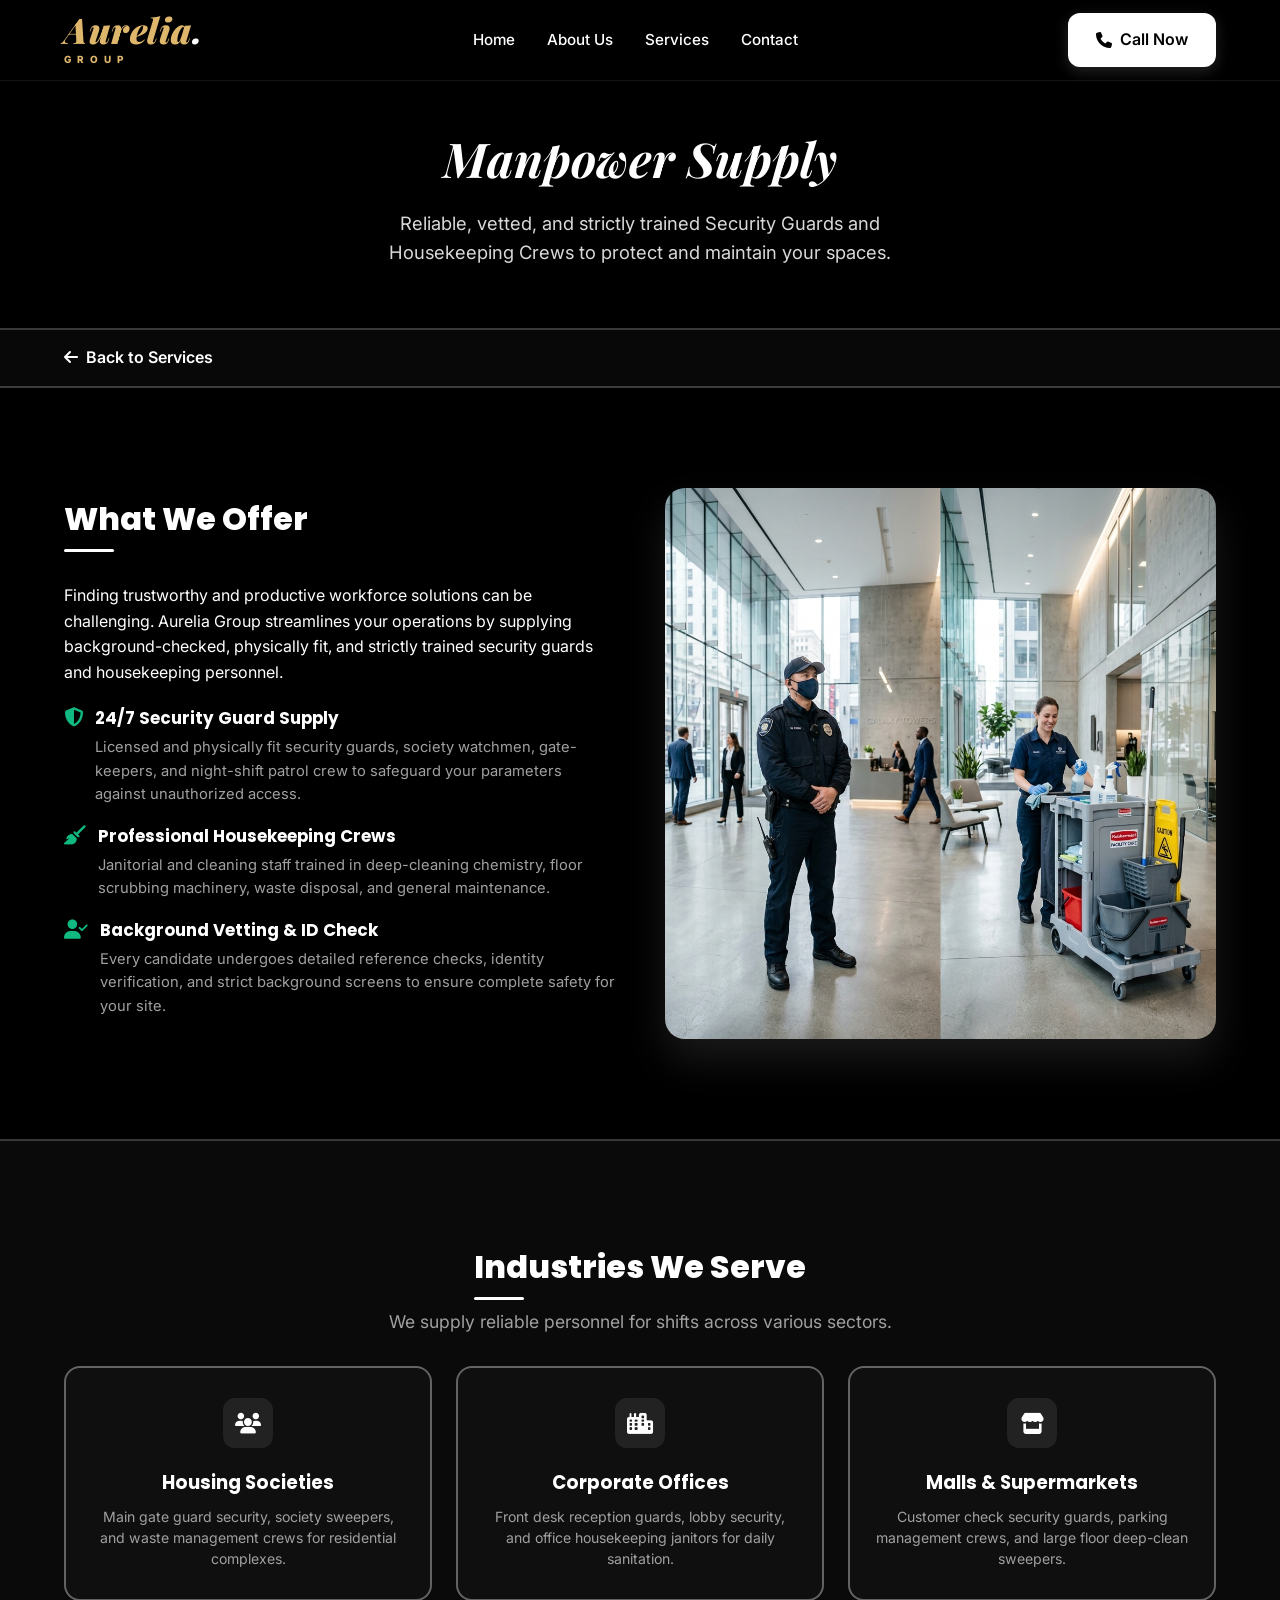
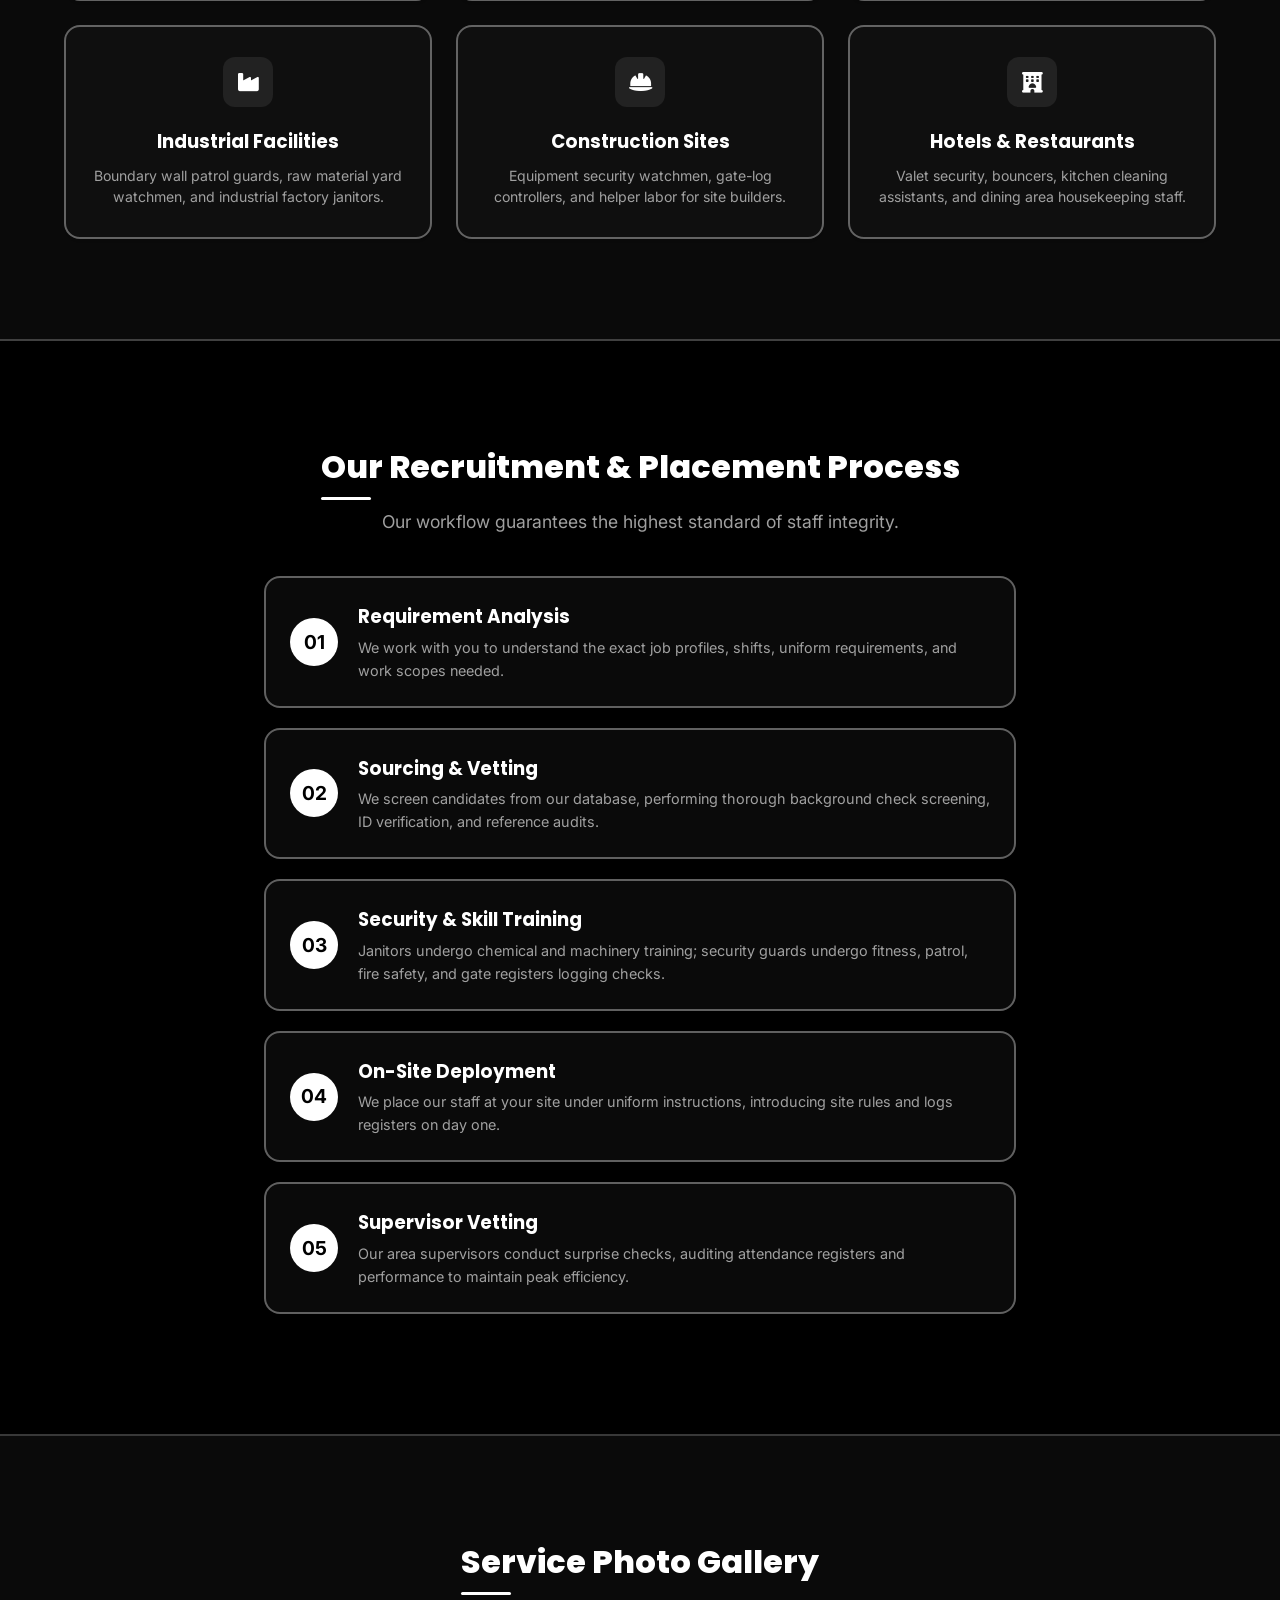
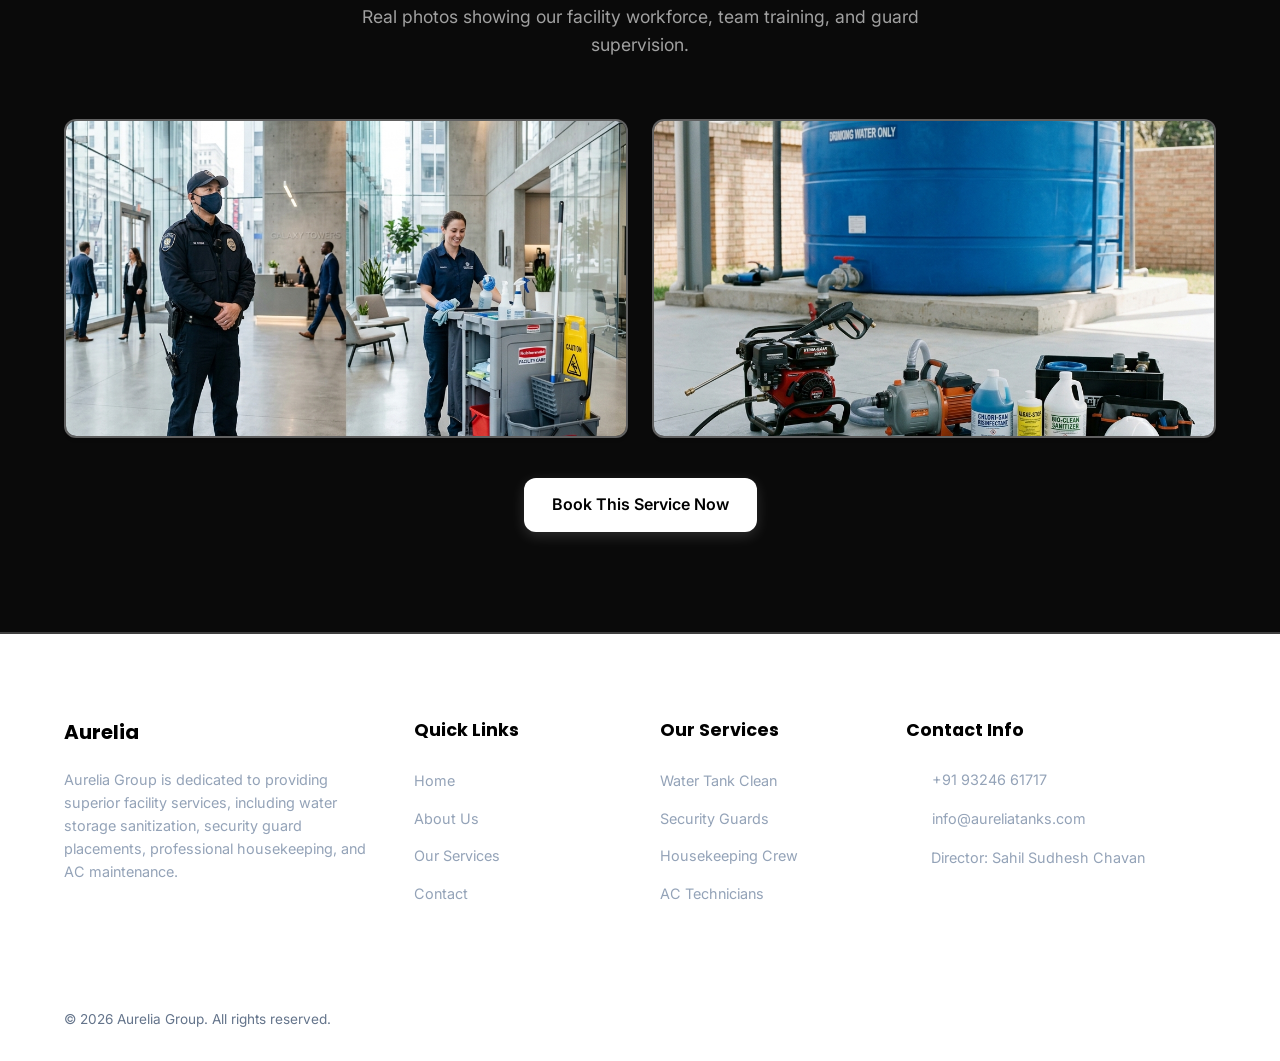
<file: manpower.html>
<!DOCTYPE html>
<html lang="en">
<head>
    <meta charset="UTF-8">
    <meta name="viewport" content="width=device-width, initial-scale=1.0">
    <title>Professional Manpower Supply | Security & Housekeeping | Aurelia Group</title>
    
    <!-- Google Fonts & FontAwesome -->
    <link rel="preconnect" href="https://fonts.googleapis.com">
    <link rel="preconnect" href="https://fonts.gstatic.com" crossorigin>
    <link rel="stylesheet" href="https://cdnjs.cloudflare.com/ajax/libs/font-awesome/6.4.0/css/all.min.css">
    
    <!-- Custom CSS -->
    <link rel="stylesheet" href="style.css">
    
    <!-- Local styles for sub-page elements -->
    <style>
        .sub-hero {
            background: linear-gradient(135deg, #0284c7 0%, #0f172a 100%);
            color: var(--white);
            padding: 120px 0 60px 0;
            text-align: center;
            position: relative;
            overflow: hidden;
        }
        .sub-hero h1 {
            font-size: 3rem;
            margin-bottom: 12px;
            font-family: 'Playfair Display', serif;
            font-style: italic;
        }
        .sub-hero h1::after {
            content: '';
            background: linear-gradient(135deg, var(--primary), var(--accent));
            -webkit-background-clip: text;
            -webkit-text-fill-color: transparent;
        }
        .sub-hero p {
            font-size: 1.15rem;
            color: rgba(255, 255, 255, 0.85);
            max-width: 600px;
            margin: 0 auto;
        }
        .back-nav {
            background-color: var(--light-surface);
            padding: 15px 0;
            border-bottom: 1px solid rgba(226, 232, 240, 0.8);
        }
        .back-nav a {
            display: inline-flex;
            align-items: center;
            gap: 8px;
            font-weight: 600;
            color: var(--primary);
            transition: var(--transition);
        }
        .back-nav a:hover {
            color: var(--primary-hover);
            transform: translateX(-4px);
        }
        .detail-grid {
            display: grid;
            grid-template-columns: 1fr 1fr;
            gap: 50px;
            align-items: center;
        }
        .detail-img {
            border-radius: 20px;
            box-shadow: var(--box-shadow-hover);
            width: 100%;
            object-fit: cover;
        }
        .sub-section-title {
            font-size: 2rem;
            margin-bottom: 24px;
            font-weight: 800;
            position: relative;
            display: inline-block;
        }
        .sub-section-title::after {
            content: '';
            position: absolute;
            bottom: -8px;
            left: 0;
            width: 50px;
            height: 3px;
            background-color: var(--primary);
            border-radius: 2px;
        }
        .check-list {
            margin-top: 20px;
        }
        .check-list-item {
            display: flex;
            align-items: flex-start;
            gap: 12px;
            margin-bottom: 16px;
        }
        .check-list-item i {
            color: var(--success);
            font-size: 1.2rem;
            margin-top: 3px;
        }
        .check-list-item h4 {
            font-size: 1.05rem;
            margin-bottom: 4px;
            color: var(--dark);
        }
        .check-list-item p {
            font-size: 0.92rem;
            color: var(--text-muted);
        }
        .ind-grid {
            display: grid;
            grid-template-columns: repeat(3, 1fr);
            gap: 24px;
            margin-top: 30px;
        }
        .ind-card {
            background-color: var(--white);
            border: 1px solid rgba(226, 232, 240, 0.8);
            border-radius: 16px;
            padding: 30px 24px;
            text-align: center;
            box-shadow: 0 4px 6px -1px rgba(0,0,0,0.01);
            transition: var(--transition);
        }
        .ind-card:hover {
            transform: translateY(-5px);
            border-color: var(--primary-light);
            box-shadow: 0 15px 30px -10px rgba(2, 132, 199, 0.15);
        }
        .ind-icon {
            width: 50px;
            height: 50px;
            border-radius: 12px;
            background-color: var(--primary-light);
            color: var(--primary);
            display: flex;
            align-items: center;
            justify-content: center;
            font-size: 1.3rem;
            margin: 0 auto 20px auto;
        }
        .ind-card h3 {
            font-size: 1.15rem;
            margin-bottom: 8px;
            color: var(--dark);
        }
        .ind-card p {
            font-size: 0.88rem;
            color: var(--text-muted);
            line-height: 1.5;
        }
        .stage-timeline {
            position: relative;
            margin-top: 40px;
        }
        .stage-card {
            background: var(--white);
            border: 1px solid rgba(226, 232, 240, 0.8);
            border-radius: 16px;
            padding: 24px;
            margin-bottom: 20px;
            display: flex;
            gap: 20px;
            align-items: center;
            box-shadow: 0 4px 6px rgba(0,0,0,0.01);
            transition: var(--transition);
        }
        .stage-card:hover {
            border-color: var(--primary-light);
            box-shadow: 0 10px 20px rgba(2, 132, 199, 0.08);
            transform: scale(1.01);
        }
        .stage-num {
            width: 48px;
            height: 48px;
            border-radius: 50%;
            background-color: var(--primary);
            color: var(--white);
            display: flex;
            align-items: center;
            justify-content: center;
            font-weight: 700;
            font-size: 1.2rem;
            flex-shrink: 0;
        }
        .stage-text h3 {
            font-size: 1.15rem;
            margin-bottom: 4px;
            color: var(--dark);
        }
        .stage-text p {
            font-size: 0.9rem;
            color: var(--text-muted);
        }
        .gal-grid {
            display: grid;
            grid-template-columns: repeat(2, 1fr);
            gap: 24px;
            margin-top: 30px;
        }
        .gal-card {
            border-radius: 12px;
            overflow: hidden;
            border: 1px solid rgba(226, 232, 240, 0.8);
            box-shadow: 0 4px 6px rgba(0,0,0,0.01);
            transition: var(--transition);
        }
        .gal-card:hover {
            transform: scale(1.03);
            box-shadow: var(--box-shadow-hover);
        }
        .gal-card img {
            width: 100%;
            aspect-ratio: 16/9;
            object-fit: cover;
            display: block;
        }
        @media (max-width: 992px) {
            .detail-grid {
                grid-template-columns: 1fr;
                gap: 30px;
            }
            .ind-grid {
                grid-template-columns: repeat(2, 1fr);
            }
            .gal-grid {
                grid-template-columns: 1fr;
            }
        }
        @media (max-width: 576px) {
            .ind-grid {
                grid-template-columns: 1fr;
            }
            .sub-hero h1 {
                font-size: 2.2rem;
            }
        }
    </style>
</head>
<body>
    <!-- Header -->
    <nav class="navbar scrolled">
        <div class="container">
            <a href="index.html#home" class="nav-brand">
                <div class="brand-text">
                    <span class="brand-name">Aurelia</span>
                    <span class="brand-sub">Group</span>
                </div>
            </a>
            <ul class="nav-menu">
                <li><a href="index.html#home" class="nav-link">Home</a></li>
                <li><a href="index.html#about" class="nav-link">About Us</a></li>
                <li><a href="index.html#services" class="nav-link active">Services</a></li>
                <li><a href="index.html#contact" class="nav-link">Contact</a></li>
            </ul>
            <div class="nav-actions">
                <a href="tel:+919324661717" class="btn btn-primary btn-sm"><i class="fa-solid fa-phone"></i> Call Now</a>
            </div>
            <button class="hamburger" aria-label="Toggle Navigation Menu">
                <span></span>
                <span></span>
                <span></span>
            </button>
        </div>
    </nav>

    <!-- Hero -->
    <section class="sub-hero">
        <div class="container">
            <h1>Manpower Supply</h1>
            <p>Reliable, vetted, and strictly trained Security Guards and Housekeeping Crews to protect and maintain your spaces.</p>
        </div>
    </section>

    <!-- Back Navigation -->
    <div class="back-nav">
        <div class="container">
            <a href="index.html#services"><i class="fas fa-arrow-left"></i> Back to Services</a>
        </div>
    </div>

    <!-- Service Info (What we offer) -->
    <section class="section-padding" style="background-color: var(--white);">
        <div class="container">
            <div class="detail-grid">
                <div>
                    <h2 class="sub-section-title">What We Offer</h2>
                    <p class="about-desc" style="margin-top: 15px;">Finding trustworthy and productive workforce solutions can be challenging. Aurelia Group streamlines your operations by supplying background-checked, physically fit, and strictly trained security guards and housekeeping personnel.</p>
                    
                    <div class="check-list">
                        <div class="check-list-item">
                            <i class="fas fa-shield-alt"></i>
                            <div>
                                <h4>24/7 Security Guard Supply</h4>
                                <p>Licensed and physically fit security guards, society watchmen, gate-keepers, and night-shift patrol crew to safeguard your parameters against unauthorized access.</p>
                            </div>
                        </div>
                        <div class="check-list-item">
                            <i class="fas fa-broom"></i>
                            <div>
                                <h4>Professional Housekeeping Crews</h4>
                                <p>Janitorial and cleaning staff trained in deep-cleaning chemistry, floor scrubbing machinery, waste disposal, and general maintenance.</p>
                            </div>
                        </div>
                        <div class="check-list-item">
                            <i class="fas fa-user-check"></i>
                            <div>
                                <h4>Background Vetting & ID Check</h4>
                                <p>Every candidate undergoes detailed reference checks, identity verification, and strict background screens to ensure complete safety for your site.</p>
                            </div>
                        </div>
                    </div>
                </div>
                <div>
                    <img src="service_manpower.png" alt="Manpower Supply" class="detail-img" onerror="this.src='about_team.png';">
                </div>
            </div>
        </div>
    </section>

    <!-- Industries where we offer -->
    <section class="section-padding" style="background-color: var(--light-surface);">
        <div class="container">
            <div class="text-center">
                <h2 class="sub-section-title" style="display: block; margin: 0 auto 16px auto; width: fit-content;">Industries We Serve</h2>
                <p class="section-subtitle" style="max-width: 600px; margin: 0 auto;">We supply reliable personnel for shifts across various sectors.</p>
            </div>
            
            <div class="ind-grid">
                <div class="ind-card">
                    <div class="ind-icon"><i class="fas fa-users"></i></div>
                    <h3>Housing Societies</h3>
                    <p>Main gate guard security, society sweepers, and waste management crews for residential complexes.</p>
                </div>
                <div class="ind-card">
                    <div class="ind-icon"><i class="fas fa-city"></i></div>
                    <h3>Corporate Offices</h3>
                    <p>Front desk reception guards, lobby security, and office housekeeping janitors for daily sanitation.</p>
                </div>
                <div class="ind-card">
                    <div class="ind-icon"><i class="fas fa-store"></i></div>
                    <h3>Malls & Supermarkets</h3>
                    <p>Customer check security guards, parking management crews, and large floor deep-clean sweepers.</p>
                </div>
                <div class="ind-card">
                    <div class="ind-icon"><i class="fas fa-industry"></i></div>
                    <h3>Industrial Facilities</h3>
                    <p>Boundary wall patrol guards, raw material yard watchmen, and industrial factory janitors.</p>
                </div>
                <div class="ind-card">
                    <div class="ind-icon"><i class="fas fa-helmet-safety"></i></div>
                    <h3>Construction Sites</h3>
                    <p>Equipment security watchmen, gate-log controllers, and helper labor for site builders.</p>
                </div>
                <div class="ind-card">
                    <div class="ind-icon"><i class="fas fa-hotel"></i></div>
                    <h3>Hotels & Restaurants</h3>
                    <p>Valet security, bouncers, kitchen cleaning assistants, and dining area housekeeping staff.</p>
                </div>
            </div>
        </div>
    </section>

    <!-- Deployment Process -->
    <section class="section-padding" style="background-color: var(--white);">
        <div class="container" style="max-width: 800px;">
            <div class="text-center">
                <h2 class="sub-section-title" style="display: block; margin: 0 auto 16px auto; width: fit-content;">Our Recruitment & Placement Process</h2>
                <p class="section-subtitle" style="margin-bottom: 40px;">Our workflow guarantees the highest standard of staff integrity.</p>
            </div>

            <div class="stage-timeline">
                <div class="stage-card">
                    <div class="stage-num">01</div>
                    <div class="stage-text">
                        <h3>Requirement Analysis</h3>
                        <p>We work with you to understand the exact job profiles, shifts, uniform requirements, and work scopes needed.</p>
                    </div>
                </div>
                <div class="stage-card">
                    <div class="stage-num">02</div>
                    <div class="stage-text">
                        <h3>Sourcing & Vetting</h3>
                        <p>We screen candidates from our database, performing thorough background check screening, ID verification, and reference audits.</p>
                    </div>
                </div>
                <div class="stage-card">
                    <div class="stage-num">03</div>
                    <div class="stage-text">
                        <h3>Security & Skill Training</h3>
                        <p>Janitors undergo chemical and machinery training; security guards undergo fitness, patrol, fire safety, and gate registers logging checks.</p>
                    </div>
                </div>
                <div class="stage-card">
                    <div class="stage-num">04</div>
                    <div class="stage-text">
                        <h3>On-Site Deployment</h3>
                        <p>We place our staff at your site under uniform instructions, introducing site rules and logs registers on day one.</p>
                    </div>
                </div>
                <div class="stage-card">
                    <div class="stage-num">05</div>
                    <div class="stage-text">
                        <h3>Supervisor Vetting</h3>
                        <p>Our area supervisors conduct surprise checks, auditing attendance registers and performance to maintain peak efficiency.</p>
                    </div>
                </div>
            </div>
        </div>
    </section>

    <!-- Photos of Services -->
    <section class="section-padding" style="background-color: var(--light-surface);">
        <div class="container">
            <div class="text-center">
                <h2 class="sub-section-title" style="display: block; margin: 0 auto 16px auto; width: fit-content;">Service Photo Gallery</h2>
                <p class="section-subtitle">Real photos showing our facility workforce, team training, and guard supervision.</p>
            </div>

            <div class="gal-grid">
                <div class="gal-card">
                    <img src="service_manpower.png" alt="Aurelia Housekeeping & Security Guard staff">
                </div>
                <div class="gal-card">
                    <img src="about_team.png" alt="Aurelia workforce team">
                </div>
            </div>
            
            <div style="text-align: center; margin-top: 40px;">
                <a href="index.html#contact" class="btn btn-primary">Book This Service Now</a>
            </div>
        </div>
    </section>

    <!-- Footer -->
    <footer class="footer">
        <div class="container">
            <div class="footer-grid">
                <div class="footer-col">
                    <div class="footer-logo-brand">
                        <h3>Aurelia</h3>
                    </div>
                    <p>Aurelia Group is dedicated to providing superior facility services, including water storage sanitization, security guard placements, professional housekeeping, and AC maintenance.</p>
                </div>
                <div class="footer-col">
                    <h4>Quick Links</h4>
                    <ul class="footer-links">
                        <li><a href="index.html#home">Home</a></li>
                        <li><a href="index.html#about">About Us</a></li>
                        <li><a href="index.html#services">Our Services</a></li>
                        <li><a href="index.html#contact">Contact</a></li>
                    </ul>
                </div>
                <div class="footer-col">
                    <h4>Our Services</h4>
                    <ul class="footer-links">
                        <li><a href="tank-cleaning.html">Water Tank Clean</a></li>
                        <li><a href="manpower.html">Security Guards</a></li>
                        <li><a href="manpower.html">Housekeeping Crew</a></li>
                        <li><a href="ac-servicing.html">AC Technicians</a></li>
                    </ul>
                </div>
                <div class="footer-col">
                    <h4>Contact Info</h4>
                    <ul class="footer-contact-info">
                        <li><i class="fas fa-phone-alt"></i><a href="tel:+919324661717">+91 93246 61717</a></li>
                        <li><i class="fas fa-envelope"></i><a href="mailto:info@aureliatanks.com">info@aureliatanks.com</a></li>
                        <li><i class="fas fa-user"></i><span>Director: Sahil Sudhesh Chavan</span></li>
                    </ul>
                </div>
            </div>
            <div class="footer-bottom">
                <p>&copy; 2026 Aurelia Group. All rights reserved.</p>
            </div>
        </div>
    </footer>
    <!-- Custom JS -->
    <script src="script.js"></script>
</body>
</html>
</file>
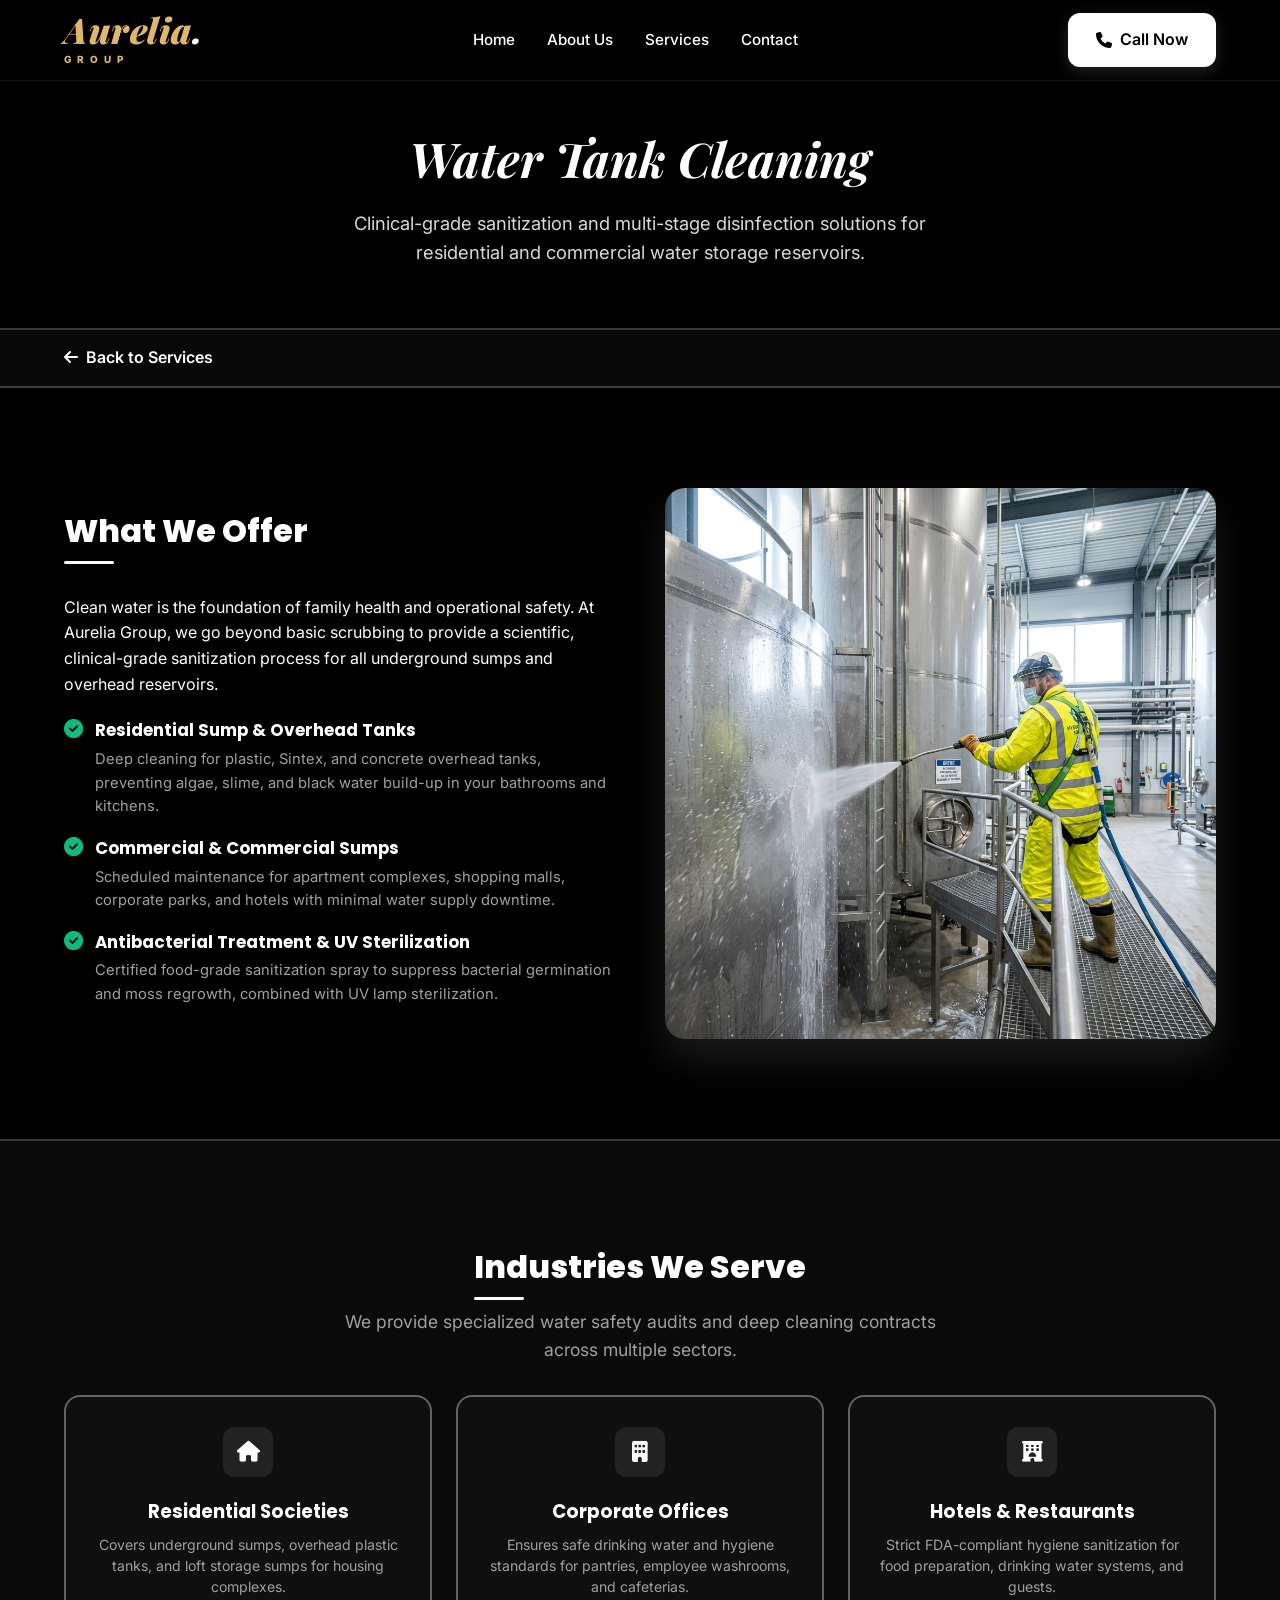
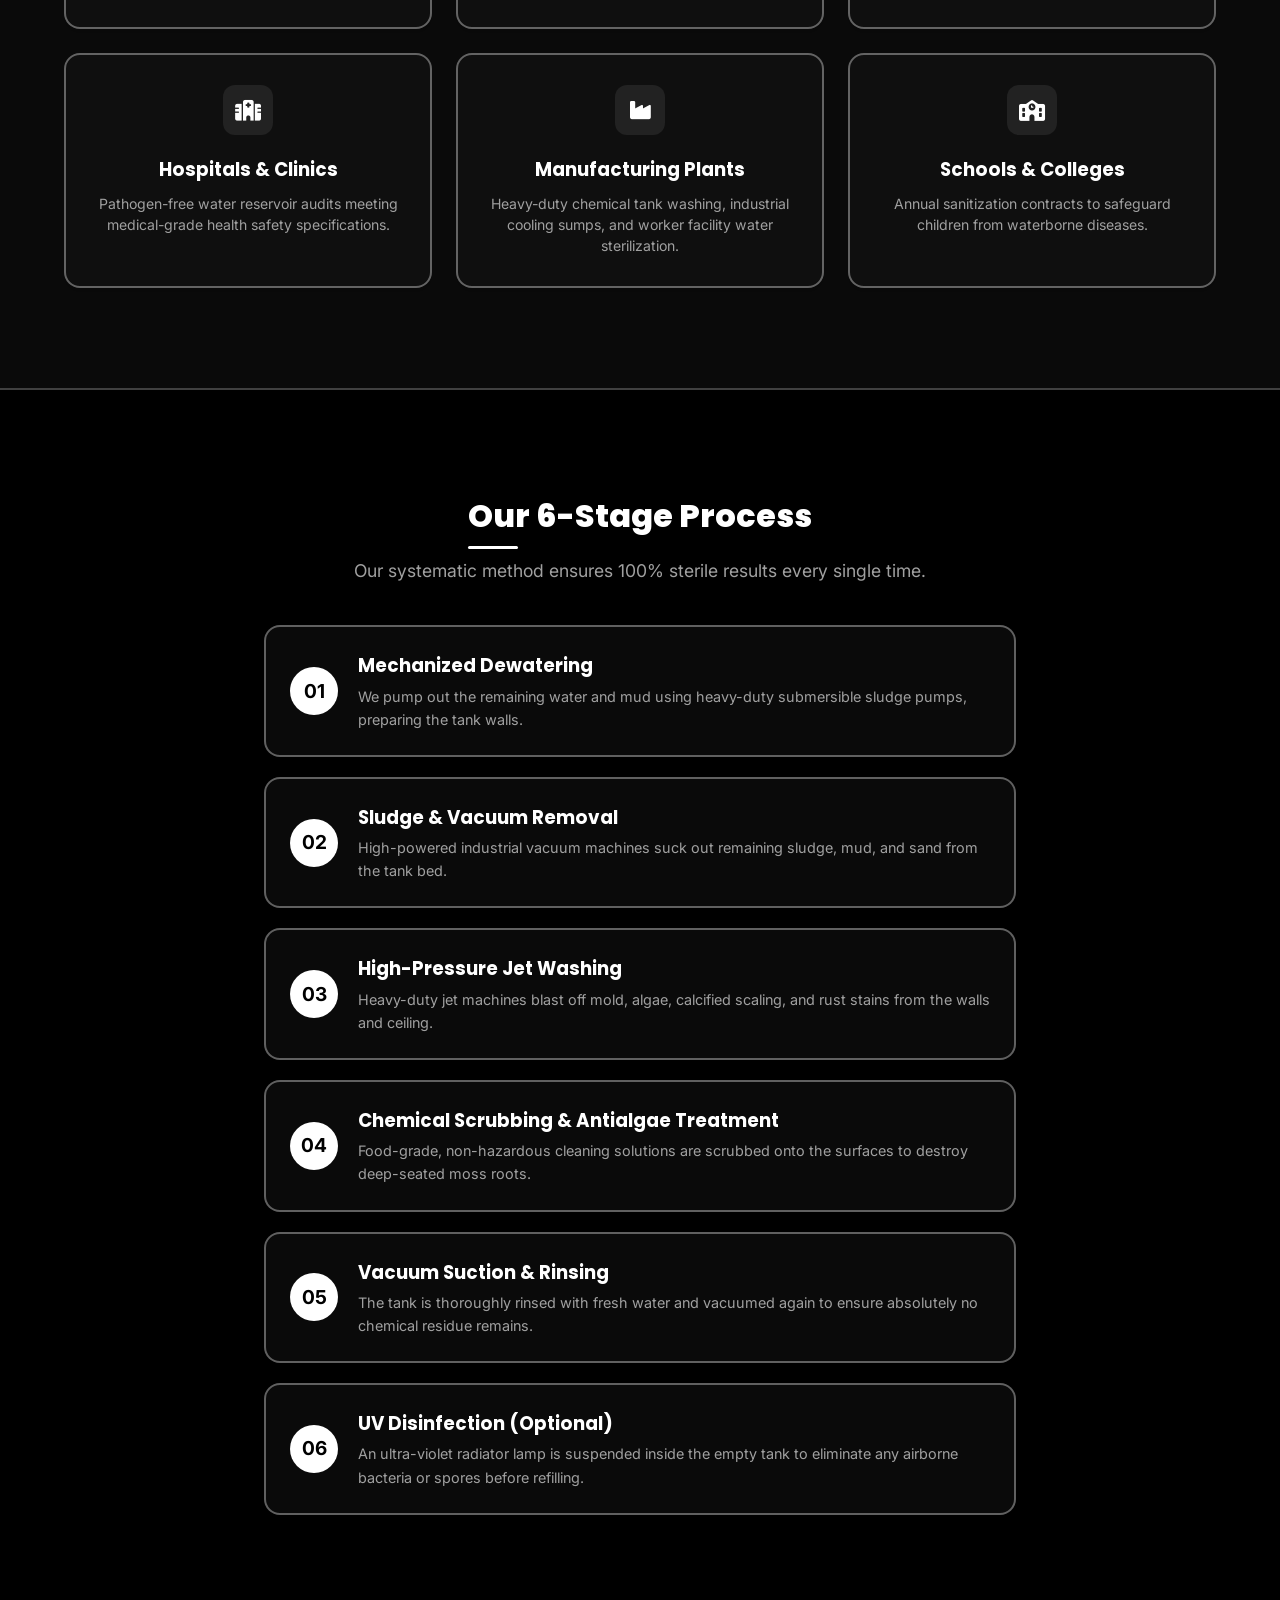
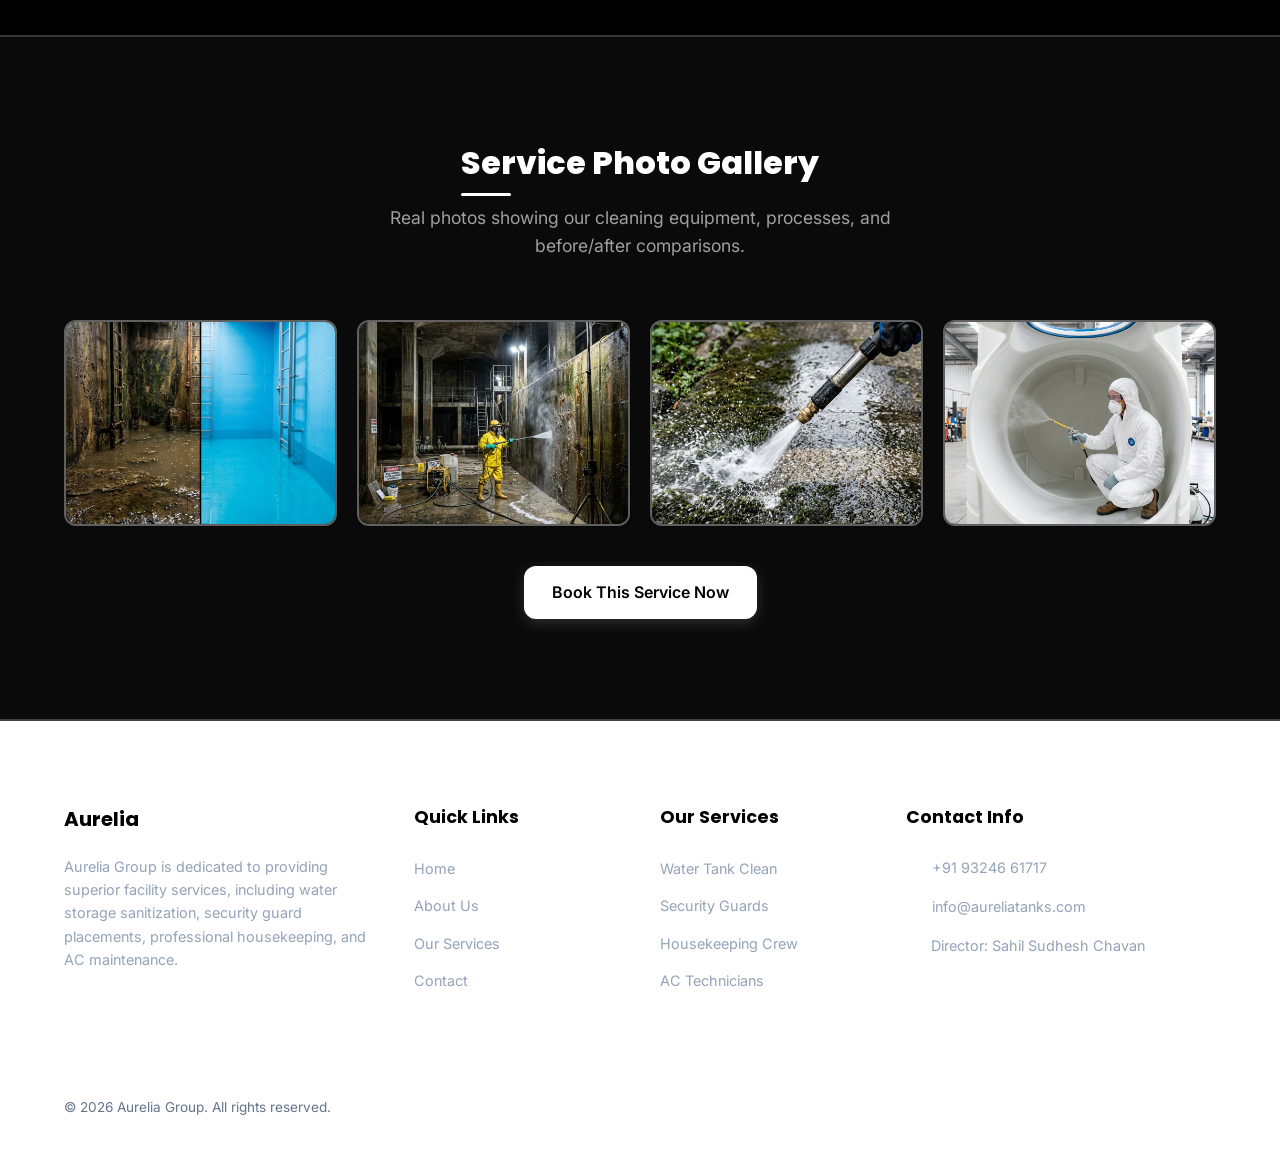
<file: tank-cleaning.html>
<!DOCTYPE html>
<html lang="en">
<head>
    <meta charset="UTF-8">
    <meta name="viewport" content="width=device-width, initial-scale=1.0">
    <title>Water Tank Cleaning & Disinfection | Aurelia Group</title>
    
    <!-- Google Fonts & FontAwesome -->
    <link rel="preconnect" href="https://fonts.googleapis.com">
    <link rel="preconnect" href="https://fonts.gstatic.com" crossorigin>
    <link rel="stylesheet" href="https://cdnjs.cloudflare.com/ajax/libs/font-awesome/6.4.0/css/all.min.css">
    
    <!-- Custom CSS -->
    <link rel="stylesheet" href="style.css">
    
    <!-- Local styles for sub-page elements -->
    <style>
        .sub-hero {
            background: linear-gradient(135deg, #0284c7 0%, #0f172a 100%);
            color: var(--white);
            padding: 120px 0 60px 0;
            text-align: center;
            position: relative;
            overflow: hidden;
        }
        .sub-hero h1 {
            font-size: 3rem;
            margin-bottom: 12px;
            font-family: 'Playfair Display', serif;
            font-style: italic;
        }
        .sub-hero p {
            font-size: 1.15rem;
            color: rgba(255, 255, 255, 0.85);
            max-width: 600px;
            margin: 0 auto;
        }
        .back-nav {
            background-color: var(--light-surface);
            padding: 15px 0;
            border-bottom: 1px solid rgba(226, 232, 240, 0.8);
        }
        .back-nav a {
            display: inline-flex;
            align-items: center;
            gap: 8px;
            font-weight: 600;
            color: var(--primary);
            transition: var(--transition);
        }
        .back-nav a:hover {
            color: var(--primary-hover);
            transform: translateX(-4px);
        }
        .detail-grid {
            display: grid;
            grid-template-columns: 1fr 1fr;
            gap: 50px;
            align-items: center;
        }
        .detail-img {
            border-radius: 20px;
            box-shadow: var(--box-shadow-hover);
            width: 100%;
            object-fit: cover;
        }
        .sub-section-title {
            font-size: 2rem;
            margin-bottom: 24px;
            font-weight: 800;
            position: relative;
            display: inline-block;
        }
        .sub-section-title::after {
            content: '';
            position: absolute;
            bottom: -8px;
            left: 0;
            width: 50px;
            height: 3px;
            background-color: var(--primary);
            border-radius: 2px;
        }
        .check-list {
            margin-top: 20px;
        }
        .check-list-item {
            display: flex;
            align-items: flex-start;
            gap: 12px;
            margin-bottom: 16px;
        }
        .check-list-item i {
            color: var(--success);
            font-size: 1.2rem;
            margin-top: 3px;
        }
        .check-list-item h4 {
            font-size: 1.05rem;
            margin-bottom: 4px;
            color: var(--dark);
        }
        .check-list-item p {
            font-size: 0.92rem;
            color: var(--text-muted);
        }
        .ind-grid {
            display: grid;
            grid-template-columns: repeat(3, 1fr);
            gap: 24px;
            margin-top: 30px;
        }
        .ind-card {
            background-color: var(--white);
            border: 1px solid rgba(226, 232, 240, 0.8);
            border-radius: 16px;
            padding: 30px 24px;
            text-align: center;
            box-shadow: 0 4px 6px -1px rgba(0,0,0,0.01);
            transition: var(--transition);
        }
        .ind-card:hover {
            transform: translateY(-5px);
            border-color: var(--primary-light);
            box-shadow: 0 15px 30px -10px rgba(2, 132, 199, 0.15);
        }
        .ind-icon {
            width: 50px;
            height: 50px;
            border-radius: 12px;
            background-color: var(--primary-light);
            color: var(--primary);
            display: flex;
            align-items: center;
            justify-content: center;
            font-size: 1.3rem;
            margin: 0 auto 20px auto;
        }
        .ind-card h3 {
            font-size: 1.15rem;
            margin-bottom: 8px;
            color: var(--dark);
        }
        .ind-card p {
            font-size: 0.88rem;
            color: var(--text-muted);
            line-height: 1.5;
        }
        .stage-timeline {
            position: relative;
            margin-top: 40px;
        }
        .stage-card {
            background: var(--white);
            border: 1px solid rgba(226, 232, 240, 0.8);
            border-radius: 16px;
            padding: 24px;
            margin-bottom: 20px;
            display: flex;
            gap: 20px;
            align-items: center;
            box-shadow: 0 4px 6px rgba(0,0,0,0.01);
            transition: var(--transition);
        }
        .stage-card:hover {
            border-color: var(--primary-light);
            box-shadow: 0 10px 20px rgba(2, 132, 199, 0.08);
            transform: scale(1.01);
        }
        .stage-num {
            width: 48px;
            height: 48px;
            border-radius: 50%;
            background-color: var(--primary);
            color: var(--white);
            display: flex;
            align-items: center;
            justify-content: center;
            font-weight: 700;
            font-size: 1.2rem;
            flex-shrink: 0;
        }
        .stage-text h3 {
            font-size: 1.15rem;
            margin-bottom: 4px;
            color: var(--dark);
        }
        .stage-text p {
            font-size: 0.9rem;
            color: var(--text-muted);
        }
        .gal-grid {
            display: grid;
            grid-template-columns: repeat(4, 1fr);
            gap: 20px;
            margin-top: 30px;
        }
        .gal-card {
            border-radius: 12px;
            overflow: hidden;
            border: 1px solid rgba(226, 232, 240, 0.8);
            box-shadow: 0 4px 6px rgba(0,0,0,0.01);
            transition: var(--transition);
        }
        .gal-card:hover {
            transform: scale(1.03);
            box-shadow: var(--box-shadow-hover);
        }
        .gal-card img {
            width: 100%;
            aspect-ratio: 4/3;
            object-fit: cover;
            display: block;
        }
        @media (max-width: 992px) {
            .detail-grid {
                grid-template-columns: 1fr;
                gap: 30px;
            }
            .ind-grid {
                grid-template-columns: repeat(2, 1fr);
            }
            .gal-grid {
                grid-template-columns: repeat(2, 1fr);
            }
        }
        @media (max-width: 576px) {
            .ind-grid {
                grid-template-columns: 1fr;
            }
            .gal-grid {
                grid-template-columns: 1fr;
            }
            .sub-hero h1 {
                font-size: 2.2rem;
            }
        }
    </style>
</head>
<body>
    <!-- Header -->
    <nav class="navbar scrolled">
        <div class="container">
            <a href="index.html#home" class="nav-brand">
                <div class="brand-text">
                    <span class="brand-name">Aurelia</span>
                    <span class="brand-sub">Group</span>
                </div>
            </a>
            <ul class="nav-menu">
                <li><a href="index.html#home" class="nav-link">Home</a></li>
                <li><a href="index.html#about" class="nav-link">About Us</a></li>
                <li><a href="index.html#services" class="nav-link active">Services</a></li>
                <li><a href="index.html#contact" class="nav-link">Contact</a></li>
            </ul>
            <div class="nav-actions">
                <a href="tel:+919324661717" class="btn btn-primary btn-sm"><i class="fa-solid fa-phone"></i> Call Now</a>
            </div>
            <button class="hamburger" aria-label="Toggle Navigation Menu">
                <span></span>
                <span></span>
                <span></span>
            </button>
        </div>
    </nav>

    <!-- Hero -->
    <section class="sub-hero">
        <div class="container">
            <h1>Water Tank Cleaning</h1>
            <p>Clinical-grade sanitization and multi-stage disinfection solutions for residential and commercial water storage reservoirs.</p>
        </div>
    </section>

    <!-- Back Navigation -->
    <div class="back-nav">
        <div class="container">
            <a href="index.html#services"><i class="fas fa-arrow-left"></i> Back to Services</a>
        </div>
    </div>

    <!-- Service Info (What we offer) -->
    <section class="section-padding" style="background-color: var(--white);">
        <div class="container">
            <div class="detail-grid">
                <div>
                    <h2 class="sub-section-title">What We Offer</h2>
                    <p class="about-desc" style="margin-top: 15px;">Clean water is the foundation of family health and operational safety. At Aurelia Group, we go beyond basic scrubbing to provide a scientific, clinical-grade sanitization process for all underground sumps and overhead reservoirs.</p>
                    
                    <div class="check-list">
                        <div class="check-list-item">
                            <i class="fas fa-check-circle"></i>
                            <div>
                                <h4>Residential Sump & Overhead Tanks</h4>
                                <p>Deep cleaning for plastic, Sintex, and concrete overhead tanks, preventing algae, slime, and black water build-up in your bathrooms and kitchens.</p>
                            </div>
                        </div>
                        <div class="check-list-item">
                            <i class="fas fa-check-circle"></i>
                            <div>
                                <h4>Commercial & Commercial Sumps</h4>
                                <p>Scheduled maintenance for apartment complexes, shopping malls, corporate parks, and hotels with minimal water supply downtime.</p>
                            </div>
                        </div>
                        <div class="check-list-item">
                            <i class="fas fa-check-circle"></i>
                            <div>
                                <h4>Antibacterial Treatment & UV Sterilization</h4>
                                <p>Certified food-grade sanitization spray to suppress bacterial germination and moss regrowth, combined with UV lamp sterilization.</p>
                            </div>
                        </div>
                    </div>
                </div>
                <div>
                    <img src="hero_tank_cleaning.png" alt="Tank Cleaning" class="detail-img" onerror="this.src='pure_black_logo_on_white_bg.png';">
                </div>
            </div>
        </div>
    </section>

    <!-- Industries where we offer -->
    <section class="section-padding" style="background-color: var(--light-surface);">
        <div class="container">
            <div class="text-center">
                <h2 class="sub-section-title" style="display: block; margin: 0 auto 16px auto; width: fit-content;">Industries We Serve</h2>
                <p class="section-subtitle" style="max-width: 600px; margin: 0 auto;">We provide specialized water safety audits and deep cleaning contracts across multiple sectors.</p>
            </div>
            
            <div class="ind-grid">
                <div class="ind-card">
                    <div class="ind-icon"><i class="fas fa-home"></i></div>
                    <h3>Residential Societies</h3>
                    <p>Covers underground sumps, overhead plastic tanks, and loft storage sumps for housing complexes.</p>
                </div>
                <div class="ind-card">
                    <div class="ind-icon"><i class="fas fa-building"></i></div>
                    <h3>Corporate Offices</h3>
                    <p>Ensures safe drinking water and hygiene standards for pantries, employee washrooms, and cafeterias.</p>
                </div>
                <div class="ind-card">
                    <div class="ind-icon"><i class="fas fa-hotel"></i></div>
                    <h3>Hotels & Restaurants</h3>
                    <p>Strict FDA-compliant hygiene sanitization for food preparation, drinking water systems, and guests.</p>
                </div>
                <div class="ind-card">
                    <div class="ind-icon"><i class="fas fa-hospital"></i></div>
                    <h3>Hospitals & Clinics</h3>
                    <p>Pathogen-free water reservoir audits meeting medical-grade health safety specifications.</p>
                </div>
                <div class="ind-card">
                    <div class="ind-icon"><i class="fas fa-industry"></i></div>
                    <h3>Manufacturing Plants</h3>
                    <p>Heavy-duty chemical tank washing, industrial cooling sumps, and worker facility water sterilization.</p>
                </div>
                <div class="ind-card">
                    <div class="ind-icon"><i class="fas fa-school"></i></div>
                    <h3>Schools & Colleges</h3>
                    <p>Annual sanitization contracts to safeguard children from waterborne diseases.</p>
                </div>
            </div>
        </div>
    </section>

    <!-- Our Cleaning Process -->
    <section class="section-padding" style="background-color: var(--white);">
        <div class="container" style="max-width: 800px;">
            <div class="text-center">
                <h2 class="sub-section-title" style="display: block; margin: 0 auto 16px auto; width: fit-content;">Our 6-Stage Process</h2>
                <p class="section-subtitle" style="margin-bottom: 40px;">Our systematic method ensures 100% sterile results every single time.</p>
            </div>

            <div class="stage-timeline">
                <div class="stage-card">
                    <div class="stage-num">01</div>
                    <div class="stage-text">
                        <h3>Mechanized Dewatering</h3>
                        <p>We pump out the remaining water and mud using heavy-duty submersible sludge pumps, preparing the tank walls.</p>
                    </div>
                </div>
                <div class="stage-card">
                    <div class="stage-num">02</div>
                    <div class="stage-text">
                        <h3>Sludge & Vacuum Removal</h3>
                        <p>High-powered industrial vacuum machines suck out remaining sludge, mud, and sand from the tank bed.</p>
                    </div>
                </div>
                <div class="stage-card">
                    <div class="stage-num">03</div>
                    <div class="stage-text">
                        <h3>High-Pressure Jet Washing</h3>
                        <p>Heavy-duty jet machines blast off mold, algae, calcified scaling, and rust stains from the walls and ceiling.</p>
                    </div>
                </div>
                <div class="stage-card">
                    <div class="stage-num">04</div>
                    <div class="stage-text">
                        <h3>Chemical Scrubbing & Antialgae Treatment</h3>
                        <p>Food-grade, non-hazardous cleaning solutions are scrubbed onto the surfaces to destroy deep-seated moss roots.</p>
                    </div>
                </div>
                <div class="stage-card">
                    <div class="stage-num">05</div>
                    <div class="stage-text">
                        <h3>Vacuum Suction & Rinsing</h3>
                        <p>The tank is thoroughly rinsed with fresh water and vacuumed again to ensure absolutely no chemical residue remains.</p>
                    </div>
                </div>
                <div class="stage-card">
                    <div class="stage-num">06</div>
                    <div class="stage-text">
                        <h3>UV Disinfection (Optional)</h3>
                        <p>An ultra-violet radiator lamp is suspended inside the empty tank to eliminate any airborne bacteria or spores before refilling.</p>
                    </div>
                </div>
            </div>
        </div>
    </section>

    <!-- Photos of Services -->
    <section class="section-padding" style="background-color: var(--light-surface);">
        <div class="container">
            <div class="text-center">
                <h2 class="sub-section-title" style="display: block; margin: 0 auto 16px auto; width: fit-content;">Service Photo Gallery</h2>
                <p class="section-subtitle">Real photos showing our cleaning equipment, processes, and before/after comparisons.</p>
            </div>

            <div class="gal-grid">
                <div class="gal-card">
                    <img src="gallery_1_before_after.png" alt="Before/After Tank Cleaning">
                </div>
                <div class="gal-card">
                    <img src="gallery_2_industrial.png" alt="Industrial Sump Deep Cleaning">
                </div>
                <div class="gal-card">
                    <img src="gallery_3_high_pressure.png" alt="High-Pressure Jet Washing">
                </div>
                <div class="gal-card">
                    <img src="gallery_4_disinfection.png" alt="Chemical Scrubbing & Sanitization">
                </div>
            </div>
            
            <div style="text-align: center; margin-top: 40px;">
                <a href="index.html#contact" class="btn btn-primary">Book This Service Now</a>
            </div>
        </div>
    </section>

    <!-- Footer -->
    <footer class="footer">
        <div class="container">
            <div class="footer-grid">
                <div class="footer-col">
                    <div class="footer-logo-brand">
                        <h3>Aurelia</h3>
                    </div>
                    <p>Aurelia Group is dedicated to providing superior facility services, including water storage sanitization, security guard placements, professional housekeeping, and AC maintenance.</p>
                </div>
                <div class="footer-col">
                    <h4>Quick Links</h4>
                    <ul class="footer-links">
                        <li><a href="index.html#home">Home</a></li>
                        <li><a href="index.html#about">About Us</a></li>
                        <li><a href="index.html#services">Our Services</a></li>
                        <li><a href="index.html#contact">Contact</a></li>
                    </ul>
                </div>
                <div class="footer-col">
                    <h4>Our Services</h4>
                    <ul class="footer-links">
                        <li><a href="tank-cleaning.html">Water Tank Clean</a></li>
                        <li><a href="manpower.html">Security Guards</a></li>
                        <li><a href="manpower.html">Housekeeping Crew</a></li>
                        <li><a href="ac-servicing.html">AC Technicians</a></li>
                    </ul>
                </div>
                <div class="footer-col">
                    <h4>Contact Info</h4>
                    <ul class="footer-contact-info">
                        <li><i class="fas fa-phone-alt"></i><a href="tel:+919324661717">+91 93246 61717</a></li>
                        <li><i class="fas fa-envelope"></i><a href="mailto:info@aureliatanks.com">info@aureliatanks.com</a></li>
                        <li><i class="fas fa-user"></i><span>Director: Sahil Sudhesh Chavan</span></li>
                    </ul>
                </div>
            </div>
            <div class="footer-bottom">
                <p>&copy; 2026 Aurelia Group. All rights reserved.</p>
            </div>
        </div>
    </footer>
    <!-- Custom JS -->
    <script src="script.js"></script>
</body>
</html>
</file>
<file: style.css>
/* Import Google Fonts */
@import url('https://fonts.googleapis.com/css2?family=Poppins:wght@300;400;500;600;700;800&family=Inter:wght@300;400;500;600;700&family=Playfair+Display:ital,wght@0,700;0,800;1,700;1,800&display=swap');

/* Color Variables and Design Tokens */
:root {
    /* Solid White & Black Theme with Aurelia in Gold */
    --primary: #ffffff;         /* Primary brand color is now White! */
    --primary-hover: #e2e8f0;   /* Muted hover white */
    --primary-light: rgba(255, 255, 255, 0.08); /* Soft white highlight */
    --secondary: #f8fafc;       /* Off-white */
    --accent: #ffffff;          /* White accent */
    --accent-dark: #cbd5e1;     /* Light grey */
    --dark: #ffffff;            /* Headings: White */
    --dark-surface: #121212;   /* Obsidian card backgrounds */
    --light: #000000;          /* Body background: Black */
    --light-surface: #0a0a0a;  /* Section backgrounds: Dark black-grey */
    --white: #000000;           /* Undefined white fallback is Black in dark theme */
    --text-dark: #ffffff;      /* Main body text: White */
    --text-light: #ffffff;     /* White text */
    --text-muted: #a0a0a0;     /* Muted text: clean grey */
    --success: #10b981;        /* Success green for checkmarks */
    --font-heading: 'Poppins', sans-serif;
    --font-body: 'Inter', sans-serif;
    --border-radius: 12px;
    --box-shadow: 0 10px 40px rgba(0, 0, 0, 0.85);
    --box-shadow-hover: 0 20px 40px rgba(255, 255, 255, 0.1);
    --transition: all 0.3s cubic-bezier(0.4, 0, 0.2, 1);
}

/* Reset and Global Styles */
* {
    margin: 0;
    padding: 0;
    box-sizing: border-box;
    scroll-behavior: smooth;
}

body {
    font-family: var(--font-body);
    background-color: var(--light);
    color: var(--text-dark);
    line-height: 1.6;
    overflow-x: hidden;
}

h1, h2, h3, h4, h5, h6 {
    font-family: var(--font-heading);
    color: var(--dark);
    font-weight: 700;
}

a {
    text-decoration: none;
    color: inherit;
    transition: var(--transition);
}

button, input, textarea, select {
    font-family: inherit;
}

ul {
    list-style: none;
}

img {
    max-width: 100%;
    height: auto;
    display: block;
}

/* Layout Utilities */
.container {
    width: 100%;
    max-width: 1200px;
    margin: 0 auto;
    padding: 0 24px;
    position: relative;
}

.section-padding {
    padding: 100px 0;
    position: relative;
}

/* Glowing Background Blobs for Lavish UI */
.glow-blob {
    position: absolute;
    width: 600px;
    height: 600px;
    border-radius: 50%;
    background: transparent;
    filter: none;
    z-index: 0;
    pointer-events: none;
}

.blob-1 {
    top: 2%;
    left: -200px;
}

.blob-2 {
    top: 35%;
    right: -200px;
}

.blob-3 {
    bottom: 25%;
    left: -200px;
}

.blob-4 {
    bottom: 2%;
    right: -200px;
}

.text-center {
    text-align: center;
}

.section-title {
    font-size: 2.5rem;
    margin-bottom: 16px;
    position: relative;
    display: inline-block;
}

.section-title::after {
    content: '';
    position: absolute;
    bottom: -8px;
    left: 50%;
    transform: translateX(-50%);
    width: 80px;
    height: 4px;
    background: linear-gradient(90deg, var(--primary), var(--accent));
    border-radius: 2px;
}

.section-subtitle {
    color: var(--text-muted);
    font-size: 1.1rem;
    max-width: 600px;
    margin: 0 auto 60px auto;
}

/* Buttons */
.btn {
    display: inline-flex;
    align-items: center;
    justify-content: center;
    padding: 14px 28px;
    font-weight: 600;
    border-radius: var(--border-radius);
    transition: var(--transition);
    cursor: pointer;
    font-size: 1rem;
    border: none;
    gap: 8px;
    white-space: nowrap;
}

.btn-primary {
    background: #ffffff;
    color: #000000;
    box-shadow: 0 4px 14px rgba(255, 255, 255, 0.15);
}

.btn-primary:hover {
    transform: translateY(-2px);
    box-shadow: 0 6px 20px rgba(255, 255, 255, 0.3);
    background: #e2e8f0;
    color: #000000;
}

.btn-secondary {
    background-color: var(--primary-light);
    color: var(--primary-hover);
}

.btn-secondary:hover {
    background-color: #d0e7ff;
    transform: translateY(-2px);
}

.btn-outline {
    background-color: transparent;
    border: 2px solid var(--primary);
    color: var(--primary);
}

.btn-outline:hover {
    background-color: var(--primary);
    color: var(--text-light);
    transform: translateY(-2px);
}

/* Navigation Bar */
.navbar {
    position: fixed;
    top: 0;
    left: 0;
    width: 100%;
    z-index: 1000;
    background-color: rgba(0, 0, 0, 0.85);
    backdrop-filter: blur(12px);
    -webkit-backdrop-filter: blur(12px);
    border-bottom: 1px solid rgba(255, 255, 255, 0.08);
    transition: var(--transition);
}

.navbar.scrolled {
    background-color: var(--light-surface);
    box-shadow: var(--box-shadow);
    border-bottom: 1px solid rgba(191, 149, 63, 0.18);
    padding: 12px 0;
}

.navbar .container {
    display: flex;
    align-items: center;
    justify-content: space-between;
    height: 80px;
    transition: var(--transition);
}

.navbar.scrolled .container {
    height: 70px;
}

.nav-brand {
    display: flex;
    align-items: center;
    gap: 12px;
    flex-shrink: 0;
}

.logo-img {
    height: 60px;
    width: 60px;
    object-fit: contain;
    flex-shrink: 0;
    transition: var(--transition);
}

.navbar.scrolled .logo-img {
    height: 50px;
    width: 50px;
}

.brand-text {
    display: flex;
    flex-direction: column;
}

.brand-name {
    font-family: 'Playfair Display', serif;
    font-style: italic;
    font-weight: 900;
    font-size: 2.2rem;
    color: #dfb76c;
    letter-spacing: 0.5px;
    white-space: nowrap;
    line-height: 1;
}

.brand-name::after {
    content: '.';
    color: #ffffff;
}

.brand-sub {
    font-size: 0.62rem;
    text-transform: uppercase;
    letter-spacing: 6px;
    color: #dfb76c;
    font-weight: 800;
    white-space: nowrap;
    margin-top: 5px;
}

.nav-menu {
    display: flex;
    align-items: center;
    gap: 32px;
}

.nav-link {
    font-weight: 500;
    color: var(--text-dark);
    font-size: 0.95rem;
    position: relative;
    padding: 8px 0;
    white-space: nowrap;
}

.nav-link::after {
    content: '';
    position: absolute;
    bottom: 0;
    left: 0;
    width: 0;
    height: 2px;
    background-color: var(--primary);
    transition: var(--transition);
}

.nav-link:hover::after,
.nav-link.active::after {
    width: 100%;
}

.nav-link:hover,
.nav-link.active {
    color: var(--primary);
}

.nav-actions {
    display: flex;
    align-items: center;
    gap: 16px;
}

.hamburger {
    display: none;
    flex-direction: column;
    justify-content: space-between;
    width: 30px;
    height: 21px;
    cursor: pointer;
    background: transparent;
    border: none;
    z-index: 1100;
}

.hamburger span {
    width: 100%;
    height: 3px;
    background-color: var(--dark);
    border-radius: 3px;
    transition: var(--transition);
}

/* Hero Section */
.hero-section {
    position: relative;
    padding: 160px 0 100px 0;
    background: #000000;
    overflow: hidden;
    min-height: 90vh;
    display: flex;
    align-items: center;
}

.hero-section::before {
    content: '';
    position: absolute;
    width: 500px;
    height: 500px;
    border-radius: 50%;
    background: transparent;
    top: -100px;
    right: -100px;
    z-index: 0;
}

.hero-grid {
    display: grid;
    grid-template-columns: 1.1fr 0.9fr;
    gap: 48px;
    align-items: center;
    position: relative;
    z-index: 1;
}

.hero-badge {
    display: inline-flex;
    align-items: center;
    gap: 8px;
    background-color: var(--primary-light);
    color: var(--primary-hover);
    padding: 8px 16px;
    border-radius: 30px;
    font-size: 0.85rem;
    font-weight: 600;
    margin-bottom: 24px;
    border: 1px solid rgba(2, 132, 199, 0.1);
}

.hero-badge i {
    color: var(--accent-dark);
}

.hero-title {
    font-size: 3.5rem;
    line-height: 1.15;
    margin-bottom: 24px;
    letter-spacing: -1px;
}

.hero-title span {
    color: #dfb76c;
}

.hero-desc {
    font-size: 1.15rem;
    color: var(--text-muted);
    margin-bottom: 36px;
    max-width: 540px;
}

.hero-btns {
    display: flex;
    gap: 16px;
    margin-bottom: 40px;
}

.hero-stats {
    display: flex;
    gap: 40px;
    border-top: 1px solid rgba(226, 232, 240, 1);
    padding-top: 32px;
}

.stat-item h3 {
    font-size: 2rem;
    color: var(--primary);
    margin-bottom: 4px;
}

.stat-item p {
    font-size: 0.85rem;
    color: var(--text-muted);
    font-weight: 500;
    text-transform: uppercase;
}

.hero-image-wrapper {
    position: relative;
    display: flex;
    justify-content: center;
    align-items: center;
}

.hero-image-wrapper::before {
    content: '';
    position: absolute;
    width: 100%;
    height: 100%;
    background: radial-gradient(circle, rgba(2, 132, 199, 0.1) 0%, rgba(255, 255, 255, 0) 70%);
    z-index: -1;
}

.hero-card {
    background: var(--light-surface);
    border-radius: 24px;
    padding: 16px;
    box-shadow: 0 25px 50px -12px rgba(0, 0, 0, 0.1);
    border: 1px solid rgba(226, 232, 240, 0.8);
    position: relative;
    overflow: hidden;
}

.hero-card img {
    border-radius: 16px;
    width: 100%;
    aspect-ratio: 4/3;
    object-fit: cover;
}

.floating-badge {
    position: absolute;
    background: var(--light-surface);
    border-radius: 16px;
    padding: 16px;
    box-shadow: 0 10px 25px -5px rgba(0, 0, 0, 0.1);
    display: flex;
    align-items: center;
    gap: 12px;
    border: 1px solid rgba(226, 232, 240, 0.8);
    animation: float 4s ease-in-out infinite;
}

.floating-badge-1 {
    bottom: 30px;
    left: -20px;
}

.floating-badge-2 {
    top: 40px;
    right: -20px;
    animation-delay: 2s;
}

.fb-icon {
    width: 44px;
    height: 44px;
    border-radius: 50%;
    background-color: var(--primary-light);
    display: flex;
    align-items: center;
    justify-content: center;
    color: var(--primary);
    font-size: 1.2rem;
}

.fb-text h4 {
    font-size: 0.9rem;
    font-weight: 700;
}

.fb-text p {
    font-size: 0.75rem;
    color: var(--text-muted);
}

@keyframes float {
    0%, 100% { transform: translateY(0); }
    50% { transform: translateY(-10px); }
}

/* About Us Section */
.about-section {
    background-color: var(--light-surface);
}

/* Split About Section (Lavish UI) */
.about-split-container {
    display: grid;
    grid-template-columns: 45% 55%;
    background: var(--white);
    border-radius: 30px;
    overflow: hidden;
    box-shadow: 0 30px 60px rgba(0, 0, 0, 0.5);
    border: 2.5px solid rgba(255, 255, 255, 0.25);
    position: relative;
    z-index: 1;
    min-height: 580px;
}

.about-split-left {
    position: relative;
    padding: 80px 60px;
    z-index: 1;
    background: linear-gradient(135deg, #121212 0%, #000000 100%);
    display: flex;
    flex-direction: column;
    justify-content: center;
    overflow: hidden;
}

.about-split-left-content {
    position: relative;
    z-index: 5;
    max-width: 72%;
}

.about-split-curve {
    position: absolute;
    top: -10%;
    right: -180px;
    width: 360px;
    height: 120%;
    background: linear-gradient(135deg, rgba(2, 132, 199, 0.95), rgba(15, 23, 42, 0.98));
    border-radius: 50%;
    z-index: 2;
    border-left: 20px solid rgba(15, 23, 42, 0.95);
    box-shadow: -10px 0 30px rgba(0, 0, 0, 0.15);
    pointer-events: none;
}

/* Concentric decorative circles in Left Panel */
.about-circle-deco-1 {
    position: absolute;
    top: -50px;
    left: -50px;
    width: 180px;
    height: 180px;
    border-radius: 50%;
    border: 8px solid rgba(255, 255, 255, 0.12);
    z-index: 3;
}

.about-circle-deco-2 {
    position: absolute;
    top: -85px;
    left: -85px;
    width: 250px;
    height: 250px;
    border-radius: 50%;
    border: 8px solid rgba(255, 255, 255, 0.08);
    z-index: 3;
}

.about-circle-deco-3 {
    position: absolute;
    top: -120px;
    left: -120px;
    width: 320px;
    height: 320px;
    border-radius: 50%;
    border: 8px solid rgba(255, 255, 255, 0.04);
    z-index: 3;
}

.about-split-left h2 {
    font-size: 2.6rem;
    margin-bottom: 24px;
    font-weight: 700;
    color: #ffffff !important;
}

.about-split-left p {
    font-size: 1.05rem;
    line-height: 1.7;
    color: rgba(255, 255, 255, 0.92) !important;
}

/* Right Panel */
.about-split-right {
    background-color: var(--white);
    padding: 70px 60px;
    display: flex;
    flex-direction: column;
    justify-content: center;
    position: relative;
    overflow: hidden;
}

.split-right-title {
    font-size: 2.8rem;
    margin-bottom: 40px;
    color: var(--dark);
    font-weight: 800;
}

.split-right-title span {
    color: var(--primary);
    background: linear-gradient(135deg, var(--primary), var(--accent));
    -webkit-background-clip: text;
    -webkit-text-fill-color: transparent;
}

.split-list-item {
    display: flex;
    gap: 24px;
    margin-bottom: 36px;
    align-items: flex-start;
}

.split-list-item:last-child {
    margin-bottom: 0;
}

.split-list-icon {
    width: 60px;
    height: 60px;
    border-radius: 50%;
    background-color: var(--light-surface);
    color: var(--primary);
    display: flex;
    align-items: center;
    justify-content: center;
    font-size: 1.4rem;
    box-shadow: 0 4px 10px rgba(0, 0, 0, 0.15);
    border: 1px solid rgba(255, 255, 255, 0.08);
    flex-shrink: 0;
    transition: var(--transition);
}

.split-list-item:hover .split-list-icon {
    background-color: var(--primary);
    color: var(--white);
    transform: scale(1.05);
}

.split-list-text h3 {
    font-size: 1.25rem;
    margin-bottom: 8px;
    color: var(--dark);
    font-weight: 700;
}

.split-list-text p {
    font-size: 0.98rem;
    color: var(--text-muted);
    line-height: 1.6;
}

/* Concentric decorative circles in Right Panel (Bottom-right) */
.about-circle-deco-bottom {
    position: absolute;
    bottom: -60px;
    right: -60px;
    width: 180px;
    height: 180px;
    border-radius: 50%;
    border: 8px solid rgba(191, 149, 63, 0.06);
    border-top-color: transparent;
    border-left-color: transparent;
    transform: rotate(45deg);
}

.about-circle-deco-bottom-2 {
    position: absolute;
    bottom: -95px;
    right: -95px;
    width: 250px;
    height: 250px;
    border-radius: 50%;
    border: 8px solid rgba(191, 149, 63, 0.03);
    border-top-color: transparent;
    border-left-color: transparent;
    transform: rotate(45deg);
}

/* Services Section */
.services-section {
    background-color: var(--light);
}

.services-kpi-grid {
    display: grid;
    grid-template-columns: repeat(3, 1fr);
    gap: 32px;
    margin-top: 40px;
    position: relative;
    z-index: 1;
}

.kpi-card {
    background: rgba(20, 20, 20, 0.45);
    backdrop-filter: blur(8px);
    -webkit-backdrop-filter: blur(8px);
    border-radius: 20px;
    padding: 40px 32px;
    border: 2.5px solid rgba(255, 255, 255, 0.35);
    box-shadow: var(--box-shadow);
    transition: var(--transition);
    cursor: pointer;
    position: relative;
    overflow: hidden;
    display: flex;
    flex-direction: column;
}

.kpi-card::before {
    content: '';
    position: absolute;
    top: 0;
    left: 0;
    width: 100%;
    height: 6px;
    background: linear-gradient(90deg, var(--primary), var(--accent));
    opacity: 0;
    transition: var(--transition);
}

.kpi-card:hover {
    transform: translateY(-8px);
    box-shadow: var(--box-shadow-hover);
    border-color: rgba(255, 255, 255, 0.75);
    background: rgba(26, 26, 26, 0.7);
}

.kpi-card:hover::before {
    opacity: 1;
}

.kpi-header {
    display: flex;
    align-items: center;
    justify-content: space-between;
    margin-bottom: 24px;
}

.kpi-icon-wrapper {
    width: 60px;
    height: 60px;
    border-radius: 16px;
    background-color: var(--primary-light);
    color: var(--primary);
    display: flex;
    align-items: center;
    justify-content: center;
    font-size: 1.6rem;
    transition: var(--transition);
}

.kpi-card:hover .kpi-icon-wrapper {
    background-color: var(--primary);
    color: var(--white);
}

.kpi-badge {
    background-color: rgba(255, 255, 255, 0.08);
    color: #ffffff;
    font-weight: 700;
    font-size: 0.8rem;
    padding: 6px 12px;
    border-radius: 30px;
    border: 1px solid rgba(255, 255, 255, 0.15);
}

.kpi-card:nth-child(2) .kpi-badge {
    background-color: rgba(255, 255, 255, 0.08);
    color: #ffffff;
    border-color: rgba(255, 255, 255, 0.15);
}

.kpi-card:nth-child(3) .kpi-badge {
    background-color: rgba(255, 255, 255, 0.08);
    color: #ffffff;
    border-color: rgba(255, 255, 255, 0.15);
}

.kpi-title {
    font-size: 1.45rem;
    margin-bottom: 8px;
    color: var(--dark);
    font-weight: 700;
}

.kpi-subtitle {
    font-size: 0.8rem;
    color: var(--text-muted);
    font-weight: 600;
    text-transform: uppercase;
    letter-spacing: 1px;
    margin-bottom: 16px;
}

.kpi-desc {
    color: var(--text-muted);
    font-size: 0.95rem;
    line-height: 1.6;
    margin-bottom: 24px;
    flex-grow: 1;
}

.kpi-stat-box {
    border-top: 1px solid rgba(226, 232, 240, 0.8);
    padding-top: 20px;
    display: flex;
    align-items: center;
    justify-content: space-between;
}

.kpi-number {
    font-size: 1.7rem;
    font-weight: 850;
    color: var(--primary);
    background: linear-gradient(135deg, var(--primary), var(--accent-dark));
    -webkit-background-clip: text;
    -webkit-text-fill-color: transparent;
}

.kpi-label {
    font-size: 0.8rem;
    font-weight: 600;
    color: var(--text-muted);
    text-align: right;
}

.kpi-action {
    display: flex;
    align-items: center;
    gap: 8px;
    font-weight: 700;
    font-size: 0.9rem;
    color: var(--primary);
    margin-top: 16px;
    transition: var(--transition);
}

.kpi-card:hover .kpi-action {
    color: var(--primary-hover);
    gap: 12px;
}

/* Service Details Modal */
.modal-overlay {
    position: fixed;
    top: 0;
    left: 0;
    width: 100%;
    height: 100%;
    background-color: rgba(15, 23, 42, 0.5);
    backdrop-filter: blur(8px);
    -webkit-backdrop-filter: blur(8px);
    z-index: 2000;
    display: flex;
    align-items: center;
    justify-content: center;
    opacity: 0;
    pointer-events: none;
    transition: all 0.35s ease;
}

.modal-overlay.open {
    opacity: 1;
    pointer-events: auto;
}

.modal-container {
    background-color: var(--light-surface);
    border-radius: 24px;
    width: 100%;
    max-width: 700px;
    box-shadow: 0 25px 50px -12px rgba(0, 0, 0, 0.2);
    border: 1px solid rgba(226, 232, 240, 1);
    overflow: hidden;
    transform: scale(0.9);
    transition: all 0.35s cubic-bezier(0.34, 1.56, 0.64, 1);
}

.modal-overlay.open .modal-container {
    transform: scale(1);
}

.modal-header {
    background: linear-gradient(135deg, var(--dark), var(--primary));
    color: var(--text-light);
    padding: 30px 40px;
    position: relative;
}

.modal-title h2 {
    color: var(--white);
    font-size: 1.8rem;
    margin-bottom: 4px;
}

.modal-title p {
    color: var(--accent);
    font-size: 0.9rem;
    font-weight: 600;
    text-transform: uppercase;
    letter-spacing: 1px;
}

.modal-close {
    position: absolute;
    top: 30px;
    right: 40px;
    background: rgba(255, 255, 255, 0.1);
    border: none;
    color: var(--white);
    width: 36px;
    height: 36px;
    border-radius: 50%;
    display: flex;
    align-items: center;
    justify-content: center;
    font-size: 1.2rem;
    cursor: pointer;
    transition: var(--transition);
}

.modal-close:hover {
    background: var(--white);
    color: var(--dark);
    transform: rotate(90deg);
}

.modal-body {
    padding: 40px;
    max-height: 65vh;
    overflow-y: auto;
}

.modal-section {
    margin-bottom: 30px;
}

.modal-section:last-child {
    margin-bottom: 0;
}

.modal-section h3 {
    font-size: 1.2rem;
    margin-bottom: 12px;
    color: var(--dark);
    display: flex;
    align-items: center;
    gap: 10px;
    font-weight: 700;
}

.modal-section h3 i {
    color: var(--primary);
}

.modal-section p {
    color: var(--text-muted);
    font-size: 0.95rem;
    line-height: 1.6;
}

.modal-bullets {
    display: grid;
    grid-template-columns: 1fr 1fr;
    gap: 12px;
    margin-top: 16px;
}

.bullet-item {
    display: flex;
    align-items: center;
    gap: 8px;
    color: var(--text-dark);
    font-size: 0.9rem;
    font-weight: 600;
}

.bullet-item i {
    color: var(--success);
}

.modal-footer {
    border-top: 1px solid rgba(226, 232, 240, 1);
    padding: 24px 40px;
    display: flex;
    justify-content: flex-end;
    gap: 16px;
    background-color: var(--light);
}

/* Platforms / Industries Section */
.platforms-section {
    background-color: var(--light-surface);
}

.platforms-grid {
    display: grid;
    grid-template-columns: repeat(auto-fit, minmax(220px, 1fr));
    gap: 24px;
}

.platform-card {
    background-color: var(--light);
    border-radius: var(--border-radius);
    padding: 32px 24px;
    text-align: center;
    transition: var(--transition);
    border: 2.5px solid rgba(255, 255, 255, 0.25);
}

.platform-card:hover {
    background-color: var(--light-surface);
    box-shadow: var(--box-shadow-hover);
    border-color: var(--primary-light);
    transform: translateY(-5px);
}

.platform-icon {
    width: 70px;
    height: 70px;
    border-radius: 50%;
    background-color: var(--light-surface);
    box-shadow: var(--box-shadow);
    color: var(--primary);
    font-size: 1.8rem;
    display: flex;
    align-items: center;
    justify-content: center;
    margin: 0 auto 20px auto;
    transition: var(--transition);
}

.platform-card:hover .platform-icon {
    background-color: var(--primary-light);
    color: var(--primary);
}

.platform-card h3 {
    font-size: 1.15rem;
    margin-bottom: 8px;
}

.platform-card p {
    color: var(--text-muted);
    font-size: 0.85rem;
}

/* Why Choose Us Section */
.why-section {
    background-color: var(--dark);
    color: var(--text-light);
    position: relative;
    overflow: hidden;
}

.why-section::after {
    content: '';
    position: absolute;
    width: 600px;
    height: 600px;
    border-radius: 50%;
    background: radial-gradient(circle, rgba(34, 211, 238, 0.05) 0%, rgba(255, 255, 255, 0) 70%);
    bottom: -200px;
    left: -200px;
    z-index: 0;
}

.why-section .section-title {
    color: var(--text-light);
}

.why-section .section-subtitle {
    color: #94a3b8;
}

.why-grid {
    display: grid;
    grid-template-columns: 1fr 1fr;
    gap: 60px;
    align-items: center;
    position: relative;
    z-index: 1;
}

.why-image img {
    border-radius: var(--border-radius);
    box-shadow: 0 25px 50px -12px rgba(0, 0, 0, 0.5);
    width: 100%;
    aspect-ratio: 4/3;
    object-fit: cover;
}

.why-list {
    display: flex;
    flex-direction: column;
    gap: 30px;
}

.why-item {
    display: flex;
    gap: 20px;
}

.why-item-icon {
    width: 56px;
    height: 56px;
    border-radius: var(--border-radius);
    background-color: rgba(2, 132, 199, 0.2);
    border: 1px solid rgba(2, 132, 199, 0.3);
    color: var(--accent);
    font-size: 1.4rem;
    display: flex;
    align-items: center;
    justify-content: center;
    flex-shrink: 0;
}

.why-item-content h3 {
    color: var(--text-light);
    font-size: 1.25rem;
    margin-bottom: 8px;
}

.why-item-content p {
    color: #94a3b8;
    font-size: 0.95rem;
}

/* Cleaning Process Section */
.process-section {
    background-color: var(--light-surface);
}

.process-timeline {
    position: relative;
    max-width: 1000px;
    margin: 60px auto 0 auto;
}

.process-timeline::before {
    content: '';
    position: absolute;
    top: 0;
    left: 50%;
    transform: translateX(-50%);
    width: 4px;
    height: 100%;
    background-color: var(--primary-light);
    border-radius: 2px;
}

.process-step {
    position: relative;
    margin-bottom: 60px;
    width: 50%;
    padding: 0 40px;
}

.process-step:nth-child(odd) {
    left: 0;
    text-align: right;
}

.process-step:nth-child(even) {
    left: 50%;
    text-align: left;
}

.process-badge {
    position: absolute;
    top: 0;
    width: 44px;
    height: 44px;
    border-radius: 50%;
    background-color: var(--primary);
    color: var(--white);
    display: flex;
    align-items: center;
    justify-content: center;
    font-weight: 700;
    font-size: 1.1rem;
    box-shadow: 0 0 0 8px var(--primary-light);
    z-index: 2;
    transition: var(--transition);
}

.process-step:nth-child(odd) .process-badge {
    right: -22px;
}

.process-step:nth-child(even) .process-badge {
    left: -22px;
}

.process-step:hover .process-badge {
    background-color: var(--accent-dark);
    transform: scale(1.1);
}

.process-content {
    background-color: var(--light);
    border-radius: var(--border-radius);
    padding: 30px;
    box-shadow: var(--box-shadow);
    border: 1px solid rgba(226, 232, 240, 0.8);
    transition: var(--transition);
}

.process-step:hover .process-content {
    transform: translateY(-5px);
    box-shadow: var(--box-shadow-hover);
    border-color: var(--primary-light);
}

.process-content h3 {
    font-size: 1.3rem;
    margin-bottom: 12px;
    color: var(--primary);
}

.process-content p {
    color: var(--text-muted);
    font-size: 0.95rem;
}

/* Gallery Section */
.gallery-section {
    background-color: var(--light);
}

.gallery-filters {
    display: flex;
    justify-content: center;
    gap: 16px;
    margin-bottom: 40px;
}

.filter-btn {
    background-color: var(--light-surface);
    border: 1px solid rgba(226, 232, 240, 1);
    padding: 10px 24px;
    border-radius: 30px;
    font-weight: 600;
    cursor: pointer;
    transition: var(--transition);
    color: var(--text-dark);
}

.filter-btn.active, .filter-btn:hover {
    background-color: var(--primary);
    color: var(--white);
    border-color: var(--primary);
}

.gallery-grid {
    display: grid;
    grid-template-columns: repeat(auto-fill, minmax(320px, 1fr));
    gap: 24px;
}

.gallery-item {
    background-color: var(--light-surface);
    border-radius: var(--border-radius);
    overflow: hidden;
    box-shadow: var(--box-shadow);
    transition: var(--transition);
    border: 1px solid rgba(226, 232, 240, 0.5);
}

.gallery-item:hover {
    transform: translateY(-6px);
    box-shadow: var(--box-shadow-hover);
}

.gallery-img-wrapper {
    position: relative;
    overflow: hidden;
    aspect-ratio: 4/3;
}

.gallery-img-wrapper img {
    width: 100%;
    height: 100%;
    object-fit: cover;
    transition: var(--transition);
}

.gallery-item:hover .gallery-img-wrapper img {
    transform: scale(1.1);
}

.gallery-overlay {
    position: absolute;
    top: 0;
    left: 0;
    width: 100%;
    height: 100%;
    background: linear-gradient(180deg, rgba(15, 23, 42, 0.1) 0%, rgba(2, 132, 199, 0.8) 100%);
    opacity: 0;
    transition: var(--transition);
    display: flex;
    align-items: flex-end;
    padding: 24px;
}

.gallery-item:hover .gallery-overlay {
    opacity: 1;
}

.gallery-info {
    color: var(--white);
}

.gallery-info span {
    font-size: 0.75rem;
    text-transform: uppercase;
    letter-spacing: 1px;
    font-weight: 600;
    color: var(--accent);
}

.gallery-info h4 {
    color: var(--white);
    font-size: 1.15rem;
    margin-top: 4px;
}

/* Contact and Feedback Section */
.contact-section {
    background-color: var(--light-surface);
}

.contact-grid {
    display: grid;
    grid-template-columns: 0.9fr 1.1fr;
    gap: 60px;
}

.contact-info-panel {
    display: flex;
    flex-direction: column;
    gap: 30px;
}

.contact-card {
    background-color: var(--light);
    border-radius: var(--border-radius);
    padding: 30px;
    display: flex;
    gap: 20px;
    align-items: center;
    border: 2.5px solid rgba(255, 255, 255, 0.25);
    transition: var(--transition);
}

.contact-card:hover {
    background-color: var(--light-surface);
    box-shadow: var(--box-shadow-hover);
    border-color: var(--primary-light);
    transform: translateY(-3px);
}

.contact-card-icon {
    width: 60px;
    height: 60px;
    border-radius: 50%;
    background-color: var(--primary-light);
    color: var(--primary);
    font-size: 1.5rem;
    display: flex;
    align-items: center;
    justify-content: center;
    flex-shrink: 0;
    transition: var(--transition);
}

.contact-card:hover .contact-card-icon {
    background-color: var(--primary);
    color: var(--white);
}

.contact-card-content h3 {
    font-size: 1.1rem;
    margin-bottom: 6px;
}

.contact-card-content p {
    color: var(--text-muted);
    font-size: 0.95rem;
    margin-bottom: 4px;
}

.contact-card-content a {
    color: var(--primary);
    font-weight: 700;
    font-size: 1.1rem;
}

.contact-card-content a:hover {
    color: var(--primary-hover);
}

.social-links {
    display: flex;
    gap: 12px;
    margin-top: 10px;
}

.social-btn {
    width: 44px;
    height: 44px;
    border-radius: 50%;
    background-color: var(--light);
    border: 1px solid rgba(226, 232, 240, 1);
    color: var(--text-dark);
    display: flex;
    align-items: center;
    justify-content: center;
    font-size: 1.1rem;
}

.social-btn:hover {
    background-color: var(--primary);
    color: var(--white);
    border-color: var(--primary);
    transform: translateY(-3px);
}

/* Contact & Feedback Form Container */
.form-container {
    background-color: var(--light-surface);
    border-radius: var(--border-radius);
    padding: 40px;
    box-shadow: var(--box-shadow);
    border: 2.5px solid rgba(255, 255, 255, 0.25);
}

.form-tabs {
    display: flex;
    border-bottom: 2px solid rgba(255, 255, 255, 0.08);
    margin-bottom: 30px;
    gap: 20px;
}

.form-tab-btn {
    background: transparent;
    border: none;
    padding: 12px 10px;
    font-size: 1.05rem;
    font-weight: 600;
    cursor: pointer;
    color: var(--text-muted);
    position: relative;
    transition: var(--transition);
}

.form-tab-btn.active {
    color: var(--primary);
}

.form-tab-btn::after {
    content: '';
    position: absolute;
    bottom: -2px;
    left: 0;
    width: 0;
    height: 2px;
    background-color: var(--primary);
    transition: var(--transition);
}

.form-tab-btn.active::after {
    width: 100%;
}

.form-pane {
    display: none;
}

.form-pane.active {
    display: block;
}

.form-group {
    margin-bottom: 20px;
}

.form-group label {
    display: block;
    font-weight: 600;
    font-size: 0.9rem;
    margin-bottom: 8px;
    color: var(--dark);
}

.form-control {
    width: 100%;
    padding: 12px 16px;
    border-radius: var(--border-radius);
    border: 1px solid rgba(255, 255, 255, 0.08);
    background-color: var(--light-surface);
    color: var(--text-dark);
    font-size: 0.95rem;
    transition: var(--transition);
}

.form-control:focus {
    outline: none;
    border-color: var(--primary);
    box-shadow: 0 0 0 3px rgba(191, 149, 63, 0.15);
}

textarea.form-control {
    resize: vertical;
    min-height: 120px;
}

/* Star Rating System */
.rating-group {
    display: flex;
    flex-direction: column;
    margin-bottom: 24px;
}

.rating-stars {
    display: flex;
    gap: 8px;
    margin-top: 8px;
}

.star-btn {
    background: transparent;
    border: none;
    font-size: 1.8rem;
    color: rgba(226, 232, 240, 1);
    cursor: pointer;
    transition: var(--transition);
}

.star-btn.active, .star-btn:hover, .star-btn:hover ~ .star-btn {
    color: #ffffff;
}

/* Form Alert */
.form-alert {
    padding: 14px 20px;
    border-radius: var(--border-radius);
    font-size: 0.95rem;
    font-weight: 500;
    margin-bottom: 20px;
    display: none;
    animation: fadeIn 0.3s ease-out;
}

.form-alert.success {
    display: block;
    background-color: #d1fae5;
    color: #065f46;
    border: 1px solid #a7f3d0;
}

.form-alert.error {
    display: block;
    background-color: #fee2e2;
    color: #991b1b;
    border: 1px solid #fecaca;
}

@keyframes fadeIn {
    from { opacity: 0; transform: translateY(-10px); }
    to { opacity: 1; transform: translateY(0); }
}

/* Footer */
.footer {
    background-color: var(--dark);
    color: var(--text-light);
    padding: 80px 0 30px 0;
    border-top: 1px solid rgba(255, 255, 255, 0.1);
}

.footer-grid {
    display: grid;
    grid-template-columns: 1.2fr 0.8fr 0.8fr 1.2fr;
    gap: 40px;
    margin-bottom: 60px;
}

.footer-logo-brand {
    display: flex;
    align-items: center;
    gap: 12px;
    margin-bottom: 20px;
}

.footer-logo-brand img {
    height: 50px;
    width: 50px;
    object-fit: contain;
}

.footer-logo-brand h3 {
    color: var(--white);
    font-size: 1.25rem;
}

.footer-col p {
    color: #94a3b8;
    font-size: 0.9rem;
    margin-bottom: 20px;
}

.footer-col h4 {
    color: var(--white);
    font-size: 1.1rem;
    margin-bottom: 24px;
    position: relative;
}

.footer-col h4::after {
    content: '';
    position: absolute;
    bottom: -6px;
    left: 0;
    width: 40px;
    height: 2px;
    background-color: var(--primary);
}

.footer-links li {
    margin-bottom: 12px;
}

.footer-links a {
    color: #94a3b8;
    font-size: 0.9rem;
}

.footer-links a:hover {
    color: var(--accent);
    padding-left: 5px;
}

.footer-contact-info li {
    display: flex;
    align-items: center;
    gap: 12px;
    color: #94a3b8;
    font-size: 0.9rem;
    margin-bottom: 16px;
}

.footer-contact-info i {
    color: var(--primary);
}

.footer-contact-info a {
    color: #94a3b8;
}

.footer-contact-info a:hover {
    color: var(--accent);
}

.footer-bottom {
    border-top: 1px solid rgba(255, 255, 255, 0.05);
    padding-top: 30px;
    display: flex;
    justify-content: space-between;
    align-items: center;
    color: #64748b;
    font-size: 0.85rem;
}

.footer-bottom-links {
    display: flex;
    gap: 24px;
}

.footer-bottom-links a:hover {
    color: var(--text-light);
}

/* Responsiveness / Breakpoints */
@media (max-width: 1024px) {
    .section-padding {
        padding: 70px 0;
    }
    
    .section-title {
        font-size: 2rem;
    }
    
    .hero-title {
        font-size: 2.8rem;
    }
    
    .hamburger {
        display: flex;
    }
    
    .nav-menu {
        position: fixed;
        top: 80px;
        left: -100%;
        width: 100%;
        height: calc(100vh - 80px);
        background-color: var(--light-surface);
        flex-direction: column;
        align-items: center;
        justify-content: flex-start;
        padding-top: 60px;
        gap: 32px;
        transition: var(--transition);
        box-shadow: 0 10px 15px -3px rgba(0,0,0,0.05);
    }
    
    .navbar.scrolled .nav-menu {
        top: 70px;
        height: calc(100vh - 70px);
    }
    
    .nav-menu.open {
        left: 0;
    }
    
    .nav-actions {
        display: none;
    }
    
    .hero-grid {
        grid-template-columns: 1fr;
        gap: 40px;
        text-align: center;
    }
    
    .hero-desc {
        margin-left: auto;
        margin-right: auto;
    }
    
    .hero-btns {
        justify-content: center;
    }
    
    .hero-stats {
        justify-content: center;
        gap: 30px;
    }
    
    .about-split-container {
        grid-template-columns: 1fr;
        min-height: auto;
    }
    
    .about-split-left::after, .about-split-curve {
        display: none;
    }
    
    .about-split-left {
        padding: 50px 30px;
    }
    
    .about-split-right {
        padding: 50px 30px;
    }

    .why-grid, .contact-grid {
        grid-template-columns: 1fr;
        gap: 40px;
    }
    
    .services-kpi-grid {
        grid-template-columns: 1fr;
        gap: 24px;
    }
    
    .modal-container {
        width: 95%;
    }
    
    .modal-bullets {
        grid-template-columns: 1fr;
    }
    
    .why-image {
        order: 2;
    }
    
    .process-timeline::before {
        left: 20px;
    }
    
    .process-step {
        width: 100%;
        padding-left: 50px;
        padding-right: 0;
        text-align: left !important;
    }
    
    .process-step:nth-child(even) {
        left: 0;
    }
    
    .process-step .process-badge {
        left: 0 !important;
        right: auto !important;
    }
    
    .form-container {
        padding: 24px;
    }
    
    .footer-grid {
        grid-template-columns: 1fr;
        gap: 30px;
    }
    
    .footer-bottom {
        flex-direction: column;
        gap: 16px;
        text-align: center;
    }
}

/* Sparkle Gold Shine Keyframe Animation */
@keyframes gold-shine {
    0% { background-position: 0% 50%; }
    50% { background-position: 100% 50%; }
    100% { background-position: 0% 50%; }
}

/* /* Section Separation Borders */
section {
    border-bottom: 2.5px solid rgba(255, 255, 255, 0.22) !important;
}

.footer {
    background-color: var(--dark);
    color: var(--text-light);
    padding: 80px 0 30px 0;
    border-top: 2.5px solid rgba(255, 255, 255, 0.22);
}

/* Sub-page Dark Mode & White Accent Overrides */
body .sub-hero {
    background: #000000 !important;
    border-bottom: 2.5px solid rgba(255, 255, 255, 0.22) !important;
}

body .sub-hero h1 {
    color: #ffffff !important;
    background: none !important;
    -webkit-text-fill-color: initial !important;
    animation: none !important;
    filter: none !important;
}

body .back-nav {
    background-color: #080808 !important;
    border-bottom: 2.5px solid rgba(255, 255, 255, 0.22) !important;
}

body .ind-card, body .stage-card {
    background: rgba(20, 20, 20, 0.5) !important;
    border: 2.5px solid rgba(255, 255, 255, 0.35) !important;
    color: var(--text-dark) !important;
}

body .ind-card:hover, body .stage-card:hover {
    background: rgba(26, 26, 26, 0.8) !important;
    border-color: rgba(255, 255, 255, 0.75) !important;
    box-shadow: 0 15px 30px rgba(255, 255, 255, 0.1) !important;
}

body .ind-card h3, body .stage-text h3 {
    color: #ffffff !important;
}

body .check-list-item h4 {
    color: #ffffff !important;
}

body .gal-card {
    border: 2.5px solid rgba(255, 255, 255, 0.35) !important;
}
</file>
